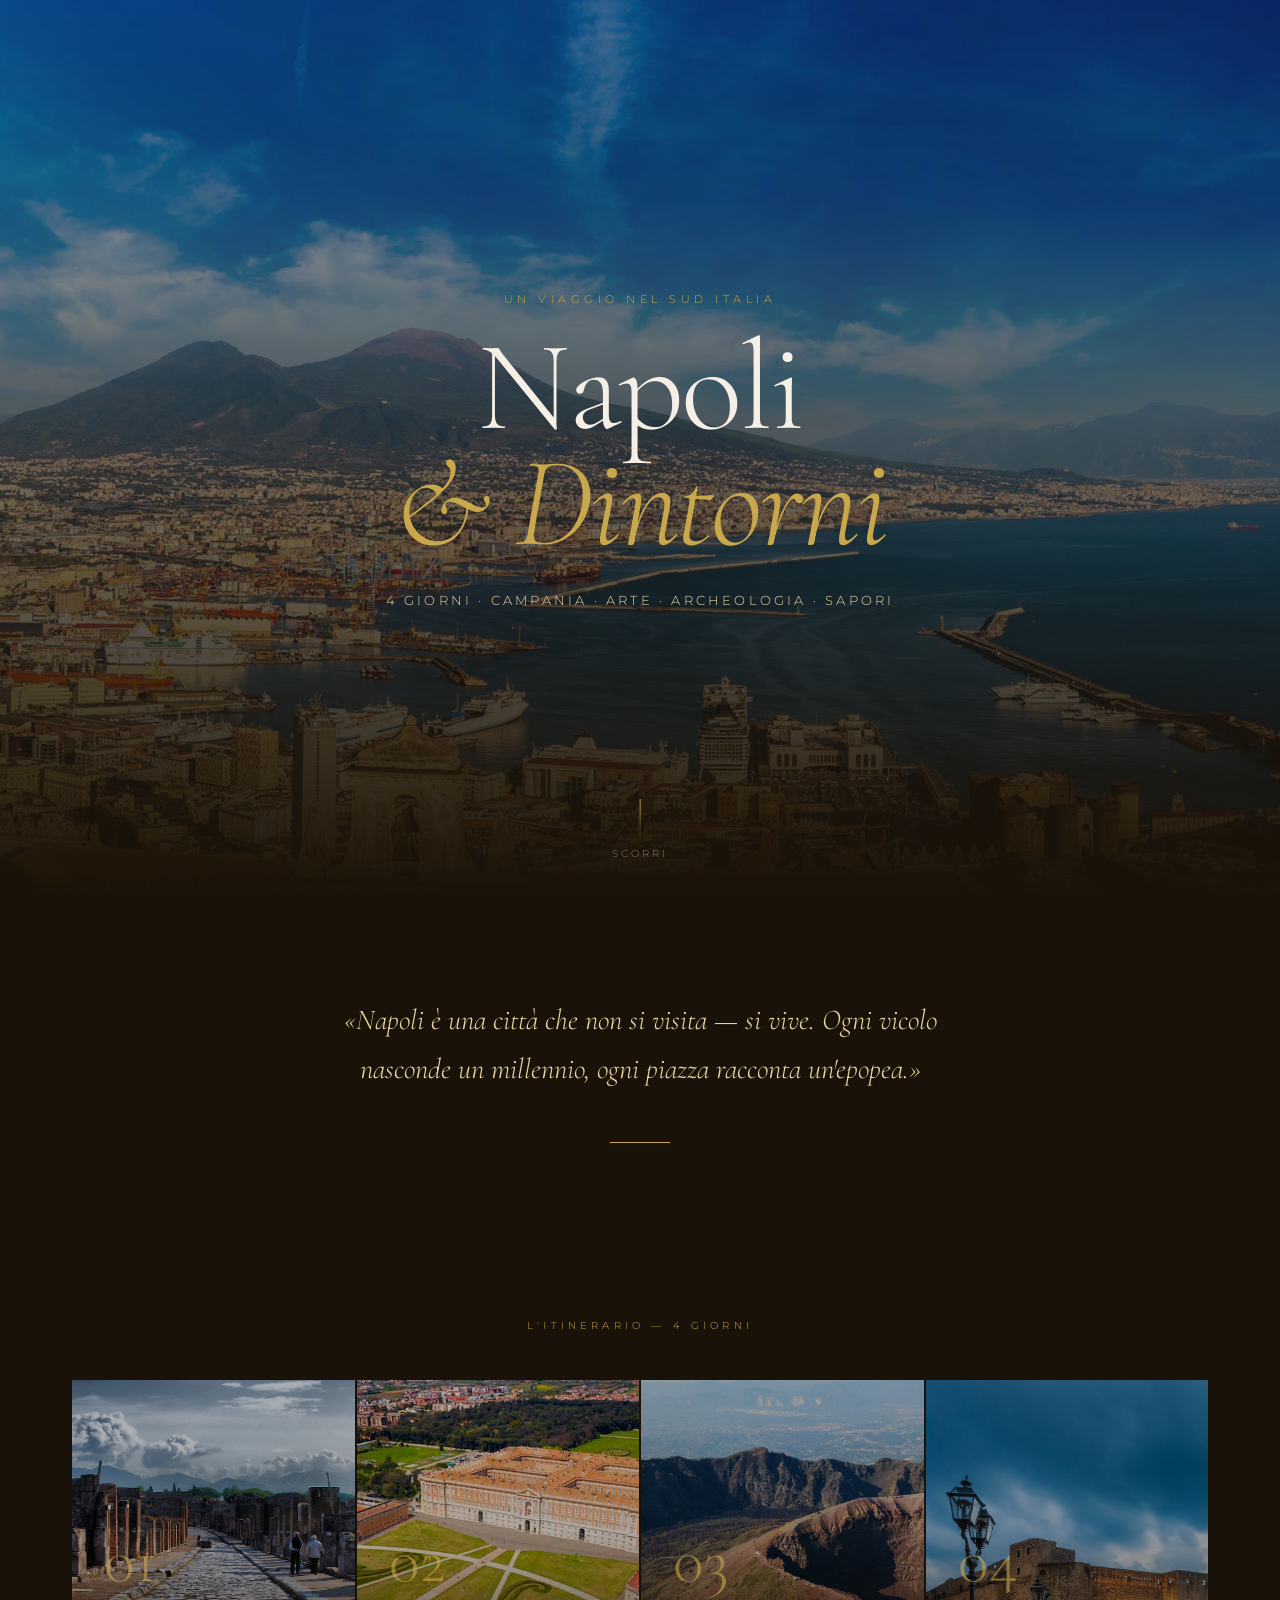
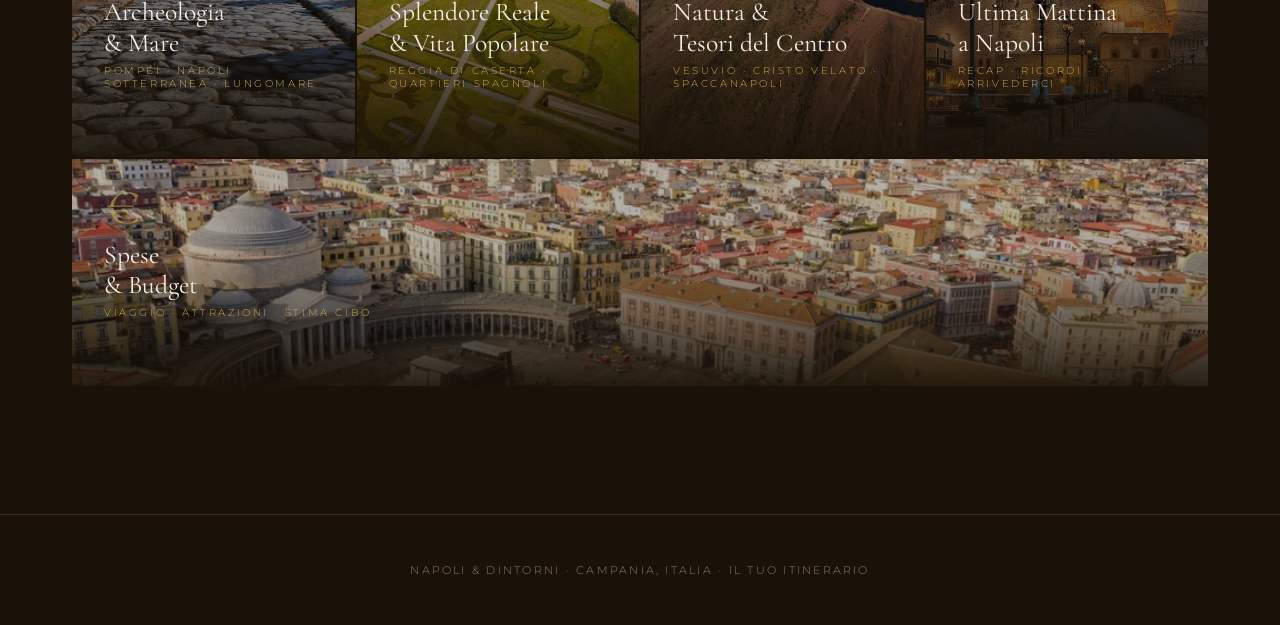
<file: files/index.html>
<!DOCTYPE html>
<html lang="it">
<head>
<meta charset="UTF-8">
<meta name="viewport" content="width=device-width, initial-scale=1.0">
<title>Napoli & Dintorni — Il Viaggio</title>
<link href="https://fonts.googleapis.com/css2?family=Cormorant+Garamond:ital,wght@0,300;0,400;0,600;1,300;1,400&family=Montserrat:wght@300;400;500;600&display=swap" rel="stylesheet">
<style>
  :root {
    --cream: #F5EFE6;
    --dark: #1A1208;
    --gold: #C9A84C;
    --rust: #B85C30;
    --warm-gray: #8A7D6B;
    --light-gold: #E8D5A3;
  }

  * { margin: 0; padding: 0; box-sizing: border-box; }

  body {
    background: var(--dark);
    color: var(--cream);
    font-family: 'Montserrat', sans-serif;
    font-weight: 300;
    overflow-x: hidden;
  }

  /* HERO */
  .hero {
    position: relative;
    height: 100vh;
    display: flex;
    align-items: center;
    justify-content: center;
    overflow: hidden;
  }

  .hero-bg {
    position: absolute;
    inset: 0;
    /*background: url('../Foto/Napoli%204.jpg') center/cover no-repeat;*/
    background: url('../Foto/NAPOLI.jpg') center/cover no-repeat;
    transform: scale(1.05);
    animation: zoomOut 8s ease-out forwards;
  }

  .hero-bg::after {
    content: '';
    position: absolute;
    inset: 0;
    background: linear-gradient(to bottom, rgba(26,18,8,0.3) 0%, rgba(26,18,8,0.65) 60%, rgba(26,18,8,1) 100%);
  }

  @keyframes zoomOut {
    from { transform: scale(1.05); }
    to   { transform: scale(1.0); }
  }

  .hero-content {
    position: relative;
    z-index: 2;
    text-align: center;
    padding: 0 2rem;
    animation: fadeUp 1.2s ease-out 0.4s both;
  }

  @keyframes fadeUp {
    from { opacity: 0; transform: translateY(40px); }
    to   { opacity: 1; transform: translateY(0); }
  }

  .eyebrow {
    font-family: 'Montserrat', sans-serif;
    font-size: 0.7rem;
    letter-spacing: 0.4em;
    color: var(--gold);
    text-transform: uppercase;
    margin-bottom: 1.5rem;
  }

  .hero h1 {
    font-family: 'Cormorant Garamond', serif;
    font-size: clamp(4rem, 10vw, 9rem);
    font-weight: 300;
    line-height: 0.9;
    letter-spacing: -0.02em;
    margin-bottom: 1rem;
  }

  .hero h1 em {
    font-style: italic;
    color: var(--gold);
  }

  .hero-subtitle {
    font-size: 0.8rem;
    letter-spacing: 0.25em;
    color: var(--light-gold);
    text-transform: uppercase;
    margin-top: 2rem;
  }

  .scroll-hint {
    position: absolute;
    bottom: 2.5rem;
    left: 50%;
    transform: translateX(-50%);
    z-index: 2;
    display: flex;
    flex-direction: column;
    align-items: center;
    gap: 0.5rem;
    color: var(--warm-gray);
    font-size: 0.65rem;
    letter-spacing: 0.3em;
    text-transform: uppercase;
    animation: bounce 2s infinite;
  }

  @keyframes bounce {
    0%, 100% { transform: translateX(-50%) translateY(0); }
    50%       { transform: translateX(-50%) translateY(8px); }
  }

  .scroll-hint::before {
    content: '';
    display: block;
    width: 1px;
    height: 40px;
    background: linear-gradient(to bottom, var(--gold), transparent);
  }

  /* INTRO */
  .intro {
    padding: 6rem 2rem;
    max-width: 700px;
    margin: 0 auto;
    text-align: center;
  }

  .intro p {
    font-family: 'Cormorant Garamond', serif;
    font-size: clamp(1.3rem, 2.5vw, 1.8rem);
    font-weight: 300;
    font-style: italic;
    line-height: 1.7;
    color: var(--light-gold);
  }

  .divider {
    width: 60px;
    height: 1px;
    background: var(--gold);
    margin: 3rem auto;
  }

  /* GIORNI GRID */
  .giorni-section {
    padding: 2rem 2rem 8rem;
    max-width: 1200px;
    margin: 0 auto;
  }

  .section-label {
    font-size: 0.65rem;
    letter-spacing: 0.4em;
    color: var(--gold);
    text-transform: uppercase;
    text-align: center;
    margin-bottom: 3rem;
  }

  .giorni-grid {
    display: grid;
    grid-template-columns: repeat(auto-fit, minmax(260px, 1fr));
    gap: 2px;
  }

  .giorno-card {
    position: relative;
    aspect-ratio: 3/4;
    overflow: hidden;
    cursor: pointer;
    text-decoration: none;
    display: block;
  }

  .giorno-card img {
    width: 100%;
    height: 100%;
    object-fit: cover;
    transition: transform 0.8s ease;
    filter: brightness(0.7);
  }

  .giorno-card:hover img {
    transform: scale(1.06);
    filter: brightness(0.5);
  }

  .giorno-card-overlay {
    position: absolute;
    inset: 0;
    background: linear-gradient(to top, rgba(26,18,8,0.9) 0%, transparent 60%);
    display: flex;
    flex-direction: column;
    justify-content: flex-end;
    padding: 2rem;
    transition: all 0.4s ease;
  }

  .giorno-num {
    font-family: 'Cormorant Garamond', serif;
    font-size: 4rem;
    font-weight: 300;
    color: var(--gold);
    line-height: 1;
    opacity: 0.6;
  }

  .giorno-title {
    font-family: 'Cormorant Garamond', serif;
    font-size: 1.6rem;
    font-weight: 400;
    color: var(--cream);
    line-height: 1.2;
    margin: 0.3rem 0;
  }

  .giorno-theme {
    font-size: 0.65rem;
    letter-spacing: 0.25em;
    text-transform: uppercase;
    color: var(--gold);
  }

  .giorno-cta {
    display: inline-flex;
    align-items: center;
    gap: 0.5rem;
    margin-top: 1rem;
    font-size: 0.7rem;
    letter-spacing: 0.2em;
    text-transform: uppercase;
    color: var(--cream);
    opacity: 0;
    transform: translateY(10px);
    transition: all 0.4s ease;
  }

  .giorno-cta::after {
    content: '→';
    font-size: 1rem;
  }

  .giorno-card:hover .giorno-cta {
    opacity: 1;
    transform: translateY(0);
  }

  /* Card a tutta larghezza sotto le 4 giornate: rapporto orizzontale (4/3 su tutta la griglia = altezza enorme) */
  .giorno-card--fullrow {
    grid-column: 1 / -1;
    aspect-ratio: 5 / 1;
  }

  /* FOOTER */
  footer {
    border-top: 1px solid rgba(201,168,76,0.2);
    padding: 3rem 2rem;
    text-align: center;
    color: var(--warm-gray);
    font-size: 0.7rem;
    letter-spacing: 0.2em;
    text-transform: uppercase;
  }

  @media (max-width: 600px) {
    .giorni-grid { grid-template-columns: 1fr 1fr; gap: 1px; }
    .giorno-card { aspect-ratio: 2/3; }
    .giorno-card.giorno-card--fullrow { aspect-ratio: 3 / 1; }
    .giorno-num  { font-size: 2.5rem; }
    .giorno-title { font-size: 1.2rem; }
  }
</style>
</head>
<body>

<section class="hero">
  <div class="hero-bg"></div>
  <div class="hero-content">
    <p class="eyebrow">Un viaggio nel Sud Italia</p>
    <h1>Napoli<br><em>&amp; Dintorni</em></h1>
    <p class="hero-subtitle">4 giorni · Campania · Arte · Archeologia · Sapori</p>
  </div>
  <div class="scroll-hint">Scorri</div>
</section>

<section class="intro">
  <p>«Napoli è una città che non si visita — si vive. Ogni vicolo nasconde un millennio, ogni piazza racconta un'epopea.»</p>
  <div class="divider"></div>
</section>

<section class="giorni-section">
  <p class="section-label">L'Itinerario — 4 Giorni</p>
  <div class="giorni-grid">

    <a class="giorno-card" href="giorno1.html">
      <img src="../Foto/Pompei1.jpg" alt="Pompei scavi" loading="lazy">
      <div class="giorno-card-overlay">
        <span class="giorno-num">01</span>
        <h2 class="giorno-title">Archeologia<br>&amp; Mare</h2>
        <span class="giorno-theme">Pompei · Napoli Sotterranea · Lungomare</span>
        <span class="giorno-cta">Scopri il giorno</span>
      </div>
    </a>

    <a class="giorno-card" href="giorno2.html">
      <img src="../Foto/Reggia%20di%20Caserta%201.jpg" alt="Reggia di Caserta" loading="lazy">
      <div class="giorno-card-overlay">
        <span class="giorno-num">02</span>
        <h2 class="giorno-title">Splendore Reale<br>&amp; Vita Popolare</h2>
        <span class="giorno-theme">Reggia di Caserta · Quartieri Spagnoli</span>
        <span class="giorno-cta">Scopri il giorno</span>
      </div>
    </a>

    <a class="giorno-card" href="giorno3.html">
      <img src="../Foto/Vesuvio%201.jpg" alt="Vesuvio" loading="lazy">
      <div class="giorno-card-overlay">
        <span class="giorno-num">03</span>
        <h2 class="giorno-title">Natura &amp;<br>Tesori del Centro</h2>
        <span class="giorno-theme">Vesuvio · Cristo Velato · Spaccanapoli</span>
        <span class="giorno-cta">Scopri il giorno</span>
      </div>
    </a>

    <a class="giorno-card" href="giorno4.html">
      <img src="../Foto/Castel%20DellOvo.jpg" alt="Napoli panorama" loading="lazy">
      <div class="giorno-card-overlay">
        <span class="giorno-num">04</span>
        <h2 class="giorno-title">Ultima Mattina<br>a Napoli</h2>
        <span class="giorno-theme">Recap · Ricordi · Arrivederci</span>
        <span class="giorno-cta">Scopri il giorno</span>
      </div>
    </a>

    <a class="giorno-card giorno-card--fullrow" href="spese.html">
      <img src="../Foto/Napoli%204.jpg" alt="Riepilogo spese viaggio" loading="lazy">
      <div class="giorno-card-overlay">
        <span class="giorno-num">€</span>
        <h2 class="giorno-title">Spese<br>&amp; Budget</h2>
        <span class="giorno-theme">Viaggio · Attrazioni · Stima cibo</span>
        <span class="giorno-cta">Apri riepilogo</span>
      </div>
    </a>

  </div>
</section>

<footer>
  <p>Napoli &amp; Dintorni · Campania, Italia · Il tuo Itinerario</p>
</footer>

</body>
</html>
</file>
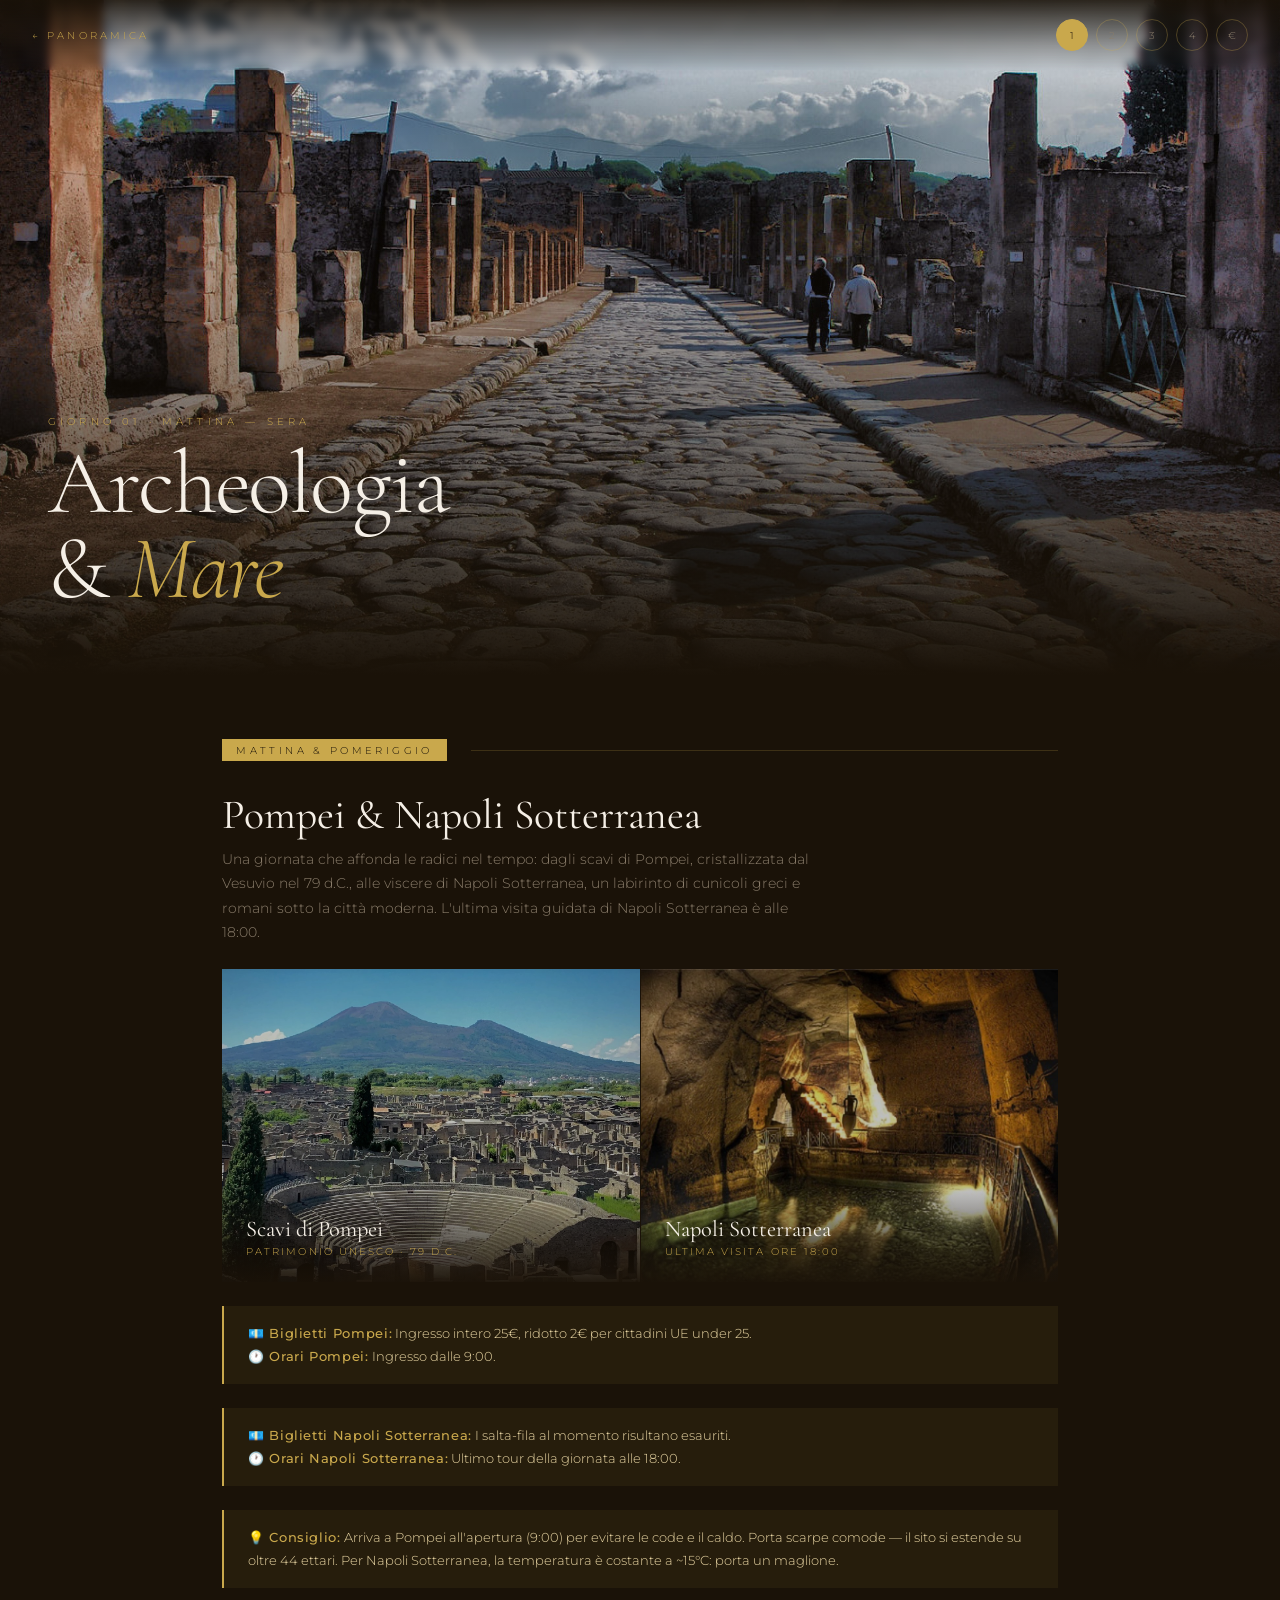
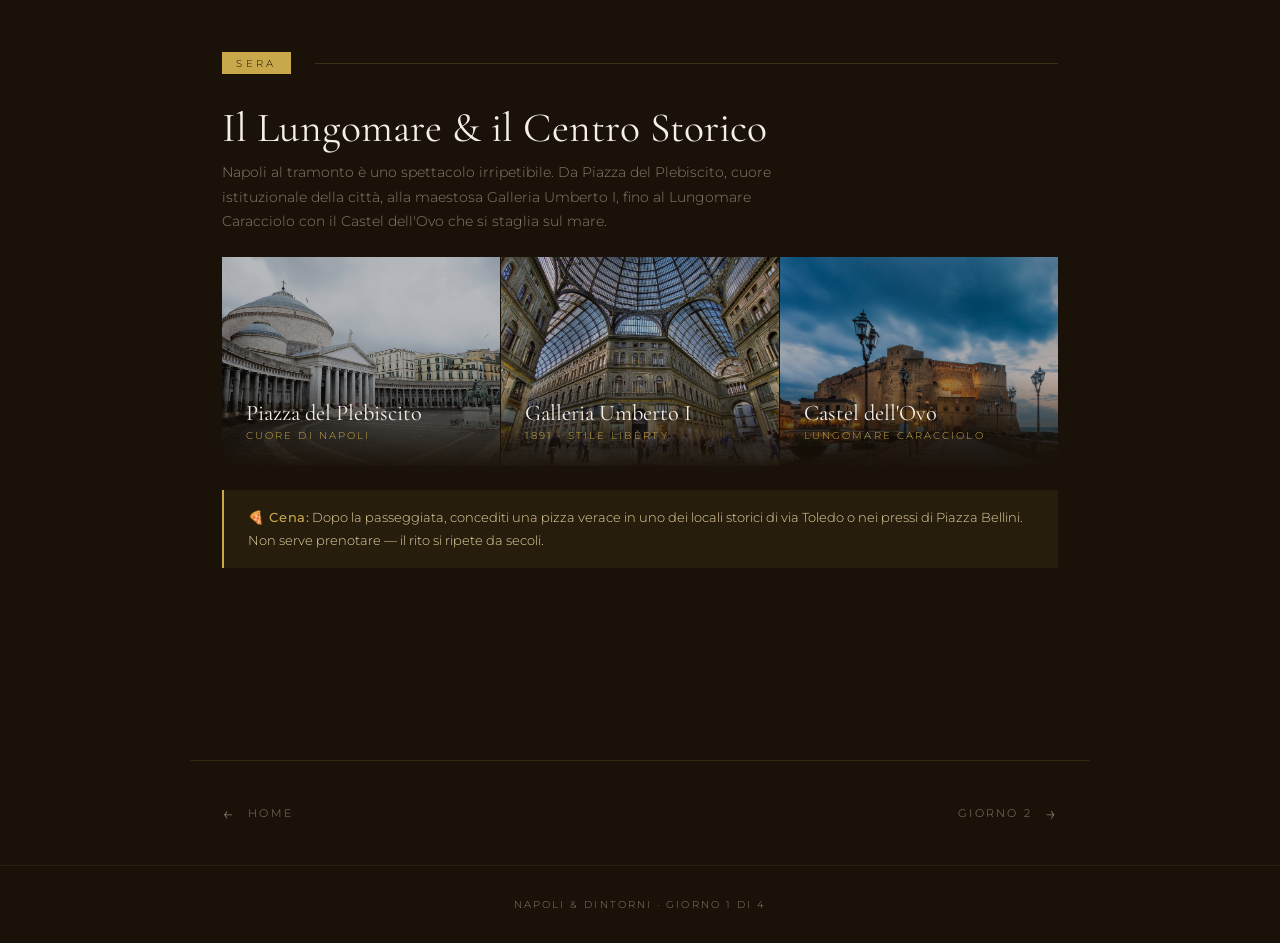
<file: files/giorno1.html>
<!DOCTYPE html>
<html lang="it">
<head>
<meta charset="UTF-8">
<meta name="viewport" content="width=device-width, initial-scale=1.0">
<title>Giorno 1 — Archeologia &amp; Mare · Napoli</title>
<link href="https://fonts.googleapis.com/css2?family=Cormorant+Garamond:ital,wght@0,300;0,400;0,600;1,300;1,400&family=Montserrat:wght@300;400;500;600&display=swap" rel="stylesheet">
<link rel="stylesheet" href="shared.css">
</head>
<body>

<nav class="top-nav">
  <a href="index.html" class="nav-home">← Panoramica</a>
  <div class="nav-days">
    <a href="giorno1.html" class="active">1</a>
    <a href="giorno2.html">2</a>
    <a href="giorno3.html">3</a>
    <a href="giorno4.html">4</a>
    <a href="spese.html">€</a>
  </div>
</nav>

<section class="page-hero">
  <div class="page-hero-bg" style="background-image: url('../Foto/Pompei1.jpg');"></div>
  <div class="page-hero-content">
    <span class="day-eyebrow">Giorno 01 · Mattina — Sera</span>
    <h1>Archeologia<br>&amp; <em>Mare</em></h1>
  </div>
</section>

<main class="day-content">

  <!-- MATTINA E POMERIGGIO -->
  <section class="fascia">
    <div class="fascia-header">
      <span class="fascia-tag">Mattina &amp; Pomeriggio</span>
      <hr>
    </div>

    <h2>Pompei &amp; Napoli Sotterranea</h2>
    <p class="fascia-desc">
      Una giornata che affonda le radici nel tempo: dagli scavi di Pompei, cristallizzata dal Vesuvio nel 79 d.C., alle viscere di Napoli Sotterranea, un labirinto di cunicoli greci e romani sotto la città moderna. L'ultima visita guidata di Napoli Sotterranea è alle 18:00.
    </p>

    <div class="locations">
      <div class="loc-card">
        <img src="../Foto/Pompei2.jpg" alt="Scavi di Pompei" loading="lazy">
        <div class="loc-card-info">
          <span class="loc-name">Scavi di Pompei</span>
          <span class="loc-detail">Patrimonio UNESCO · 79 d.C.</span>
        </div>
      </div>
      <div class="loc-card">
        <img src="../Foto/Napoli%20sotterranea1.jpg" alt="Napoli Sotterranea" loading="lazy">
        <div class="loc-card-info">
          <span class="loc-name">Napoli Sotterranea</span>
          <span class="loc-detail">Ultima visita ore 18:00</span>
        </div>
      </div>
    </div>

    <div class="info-box">
      <strong>💶 Biglietti Pompei:</strong> Ingresso intero 25€, ridotto 2€ per cittadini UE under 25.<br>
      <strong>🕐 Orari Pompei:</strong> Ingresso dalle 9:00.
    </div>

    <div class="info-box">
      <strong>💶 Biglietti Napoli Sotterranea:</strong> I salta-fila al momento risultano esauriti.<br>
      <strong>🕐 Orari Napoli Sotterranea:</strong> Ultimo tour della giornata alle 18:00.
    </div>

    <div class="info-box">
      <strong>💡 Consiglio:</strong> Arriva a Pompei all'apertura (9:00) per evitare le code e il caldo. Porta scarpe comode — il sito si estende su oltre 44 ettari. Per Napoli Sotterranea, la temperatura è costante a ~15°C: porta un maglione.
    </div>
  </section>

  <!-- SERA -->
  <section class="fascia">
    <div class="fascia-header">
      <span class="fascia-tag">Sera</span>
      <hr>
    </div>

    <h2>Il Lungomare &amp; il Centro Storico</h2>
    <p class="fascia-desc">
      Napoli al tramonto è uno spettacolo irripetibile. Da Piazza del Plebiscito, cuore istituzionale della città, alla maestosa Galleria Umberto I, fino al Lungomare Caracciolo con il Castel dell'Ovo che si staglia sul mare.
    </p>

    <div class="locations">
      <div class="loc-card">
        <img src="../Foto/Piazza%20plebiscito.jpg" alt="Piazza del Plebiscito" loading="lazy">
        <div class="loc-card-info">
          <span class="loc-name">Piazza del Plebiscito</span>
          <span class="loc-detail">Cuore di Napoli</span>
        </div>
      </div>
      <div class="loc-card">
        <img src="../Foto/Galleria%20Umberto%20I.jpg" alt="Galleria Umberto I" loading="lazy">
        <div class="loc-card-info">
          <span class="loc-name">Galleria Umberto I</span>
          <span class="loc-detail">1891 · Stile Liberty</span>
        </div>
      </div>
      <div class="loc-card">
        <img src="../Foto/Castel%20DellOvo.jpg" alt="Castel dell'Ovo" loading="lazy">
        <div class="loc-card-info">
          <span class="loc-name">Castel dell'Ovo</span>
          <span class="loc-detail">Lungomare Caracciolo</span>
        </div>
      </div>
    </div>

    <div class="info-box">
      <strong>🍕 Cena:</strong> Dopo la passeggiata, concediti una pizza verace in uno dei locali storici di via Toledo o nei pressi di Piazza Bellini. Non serve prenotare — il rito si ripete da secoli.
    </div>
  </section>

</main>

<div class="bottom-nav">
  <a href="index.html" class="prev">Home</a>
  <a href="giorno2.html" class="next">Giorno 2</a>
</div>

<footer>
  <p>Napoli &amp; Dintorni · Giorno 1 di 4</p>
</footer>

</body>
</html>
</file>
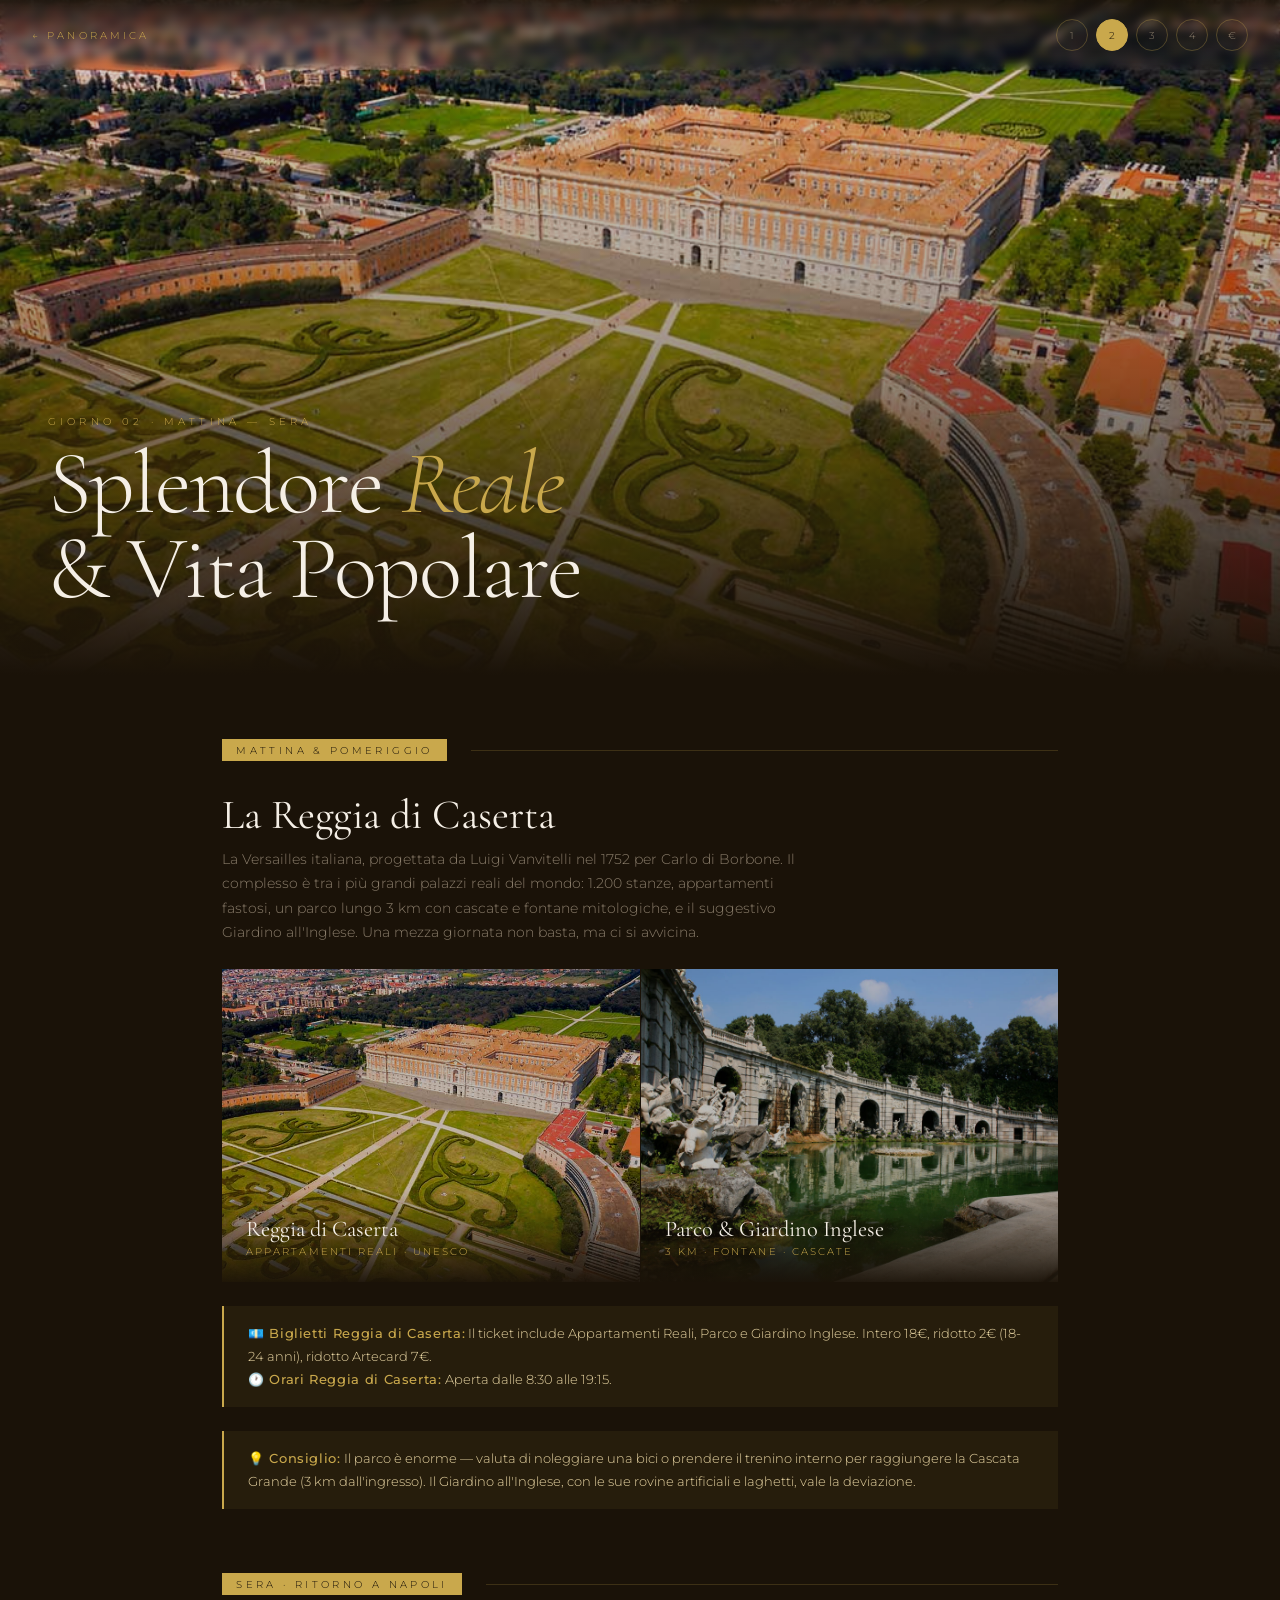
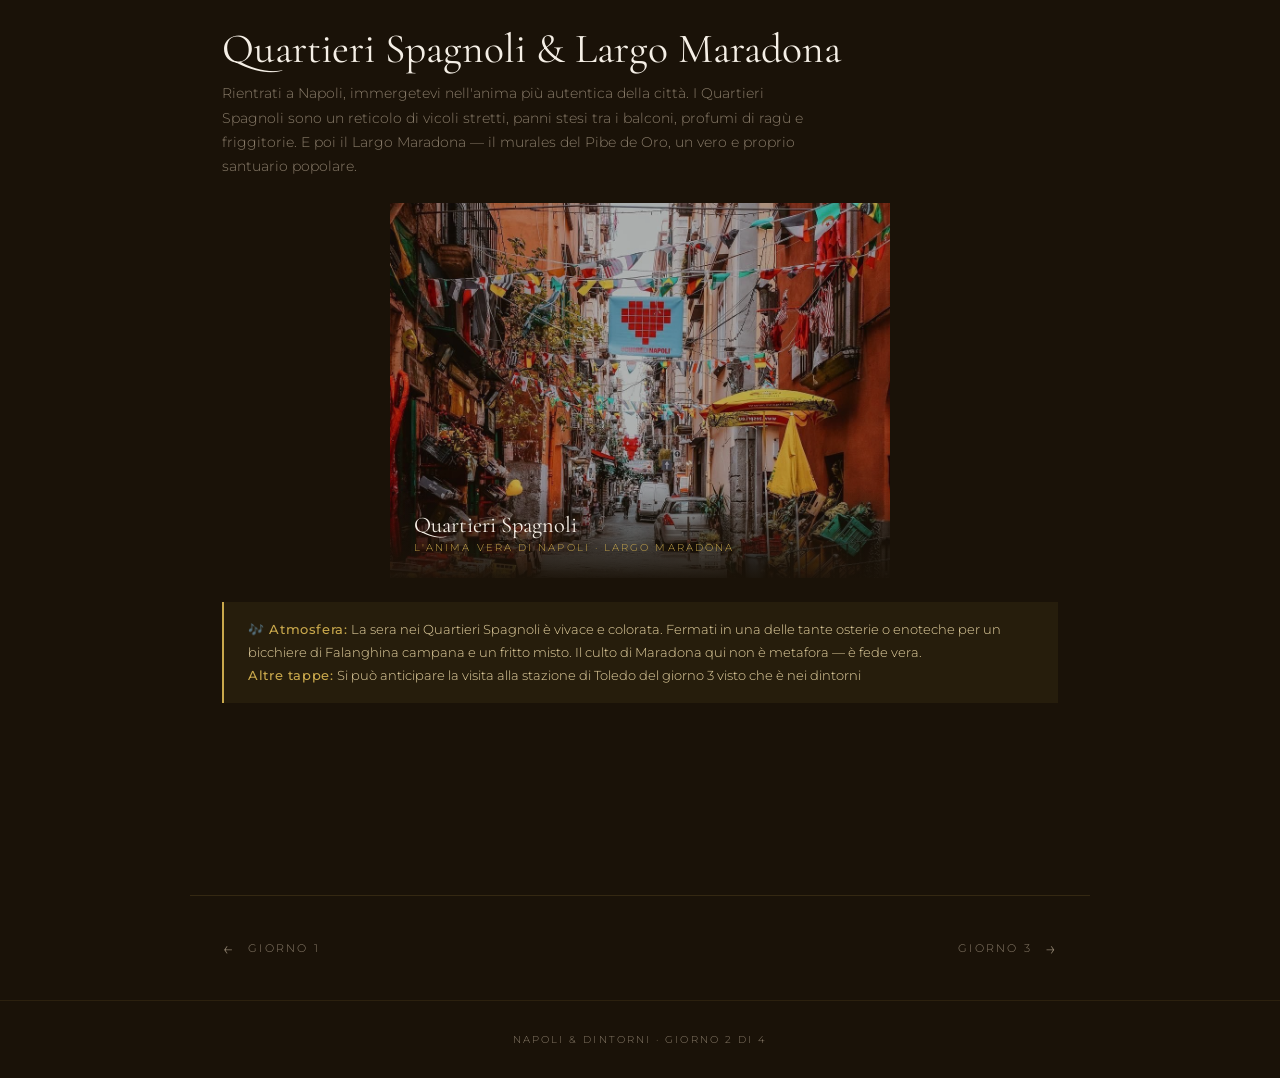
<file: files/giorno2.html>
<!DOCTYPE html>
<html lang="it">
<head>
<meta charset="UTF-8">
<meta name="viewport" content="width=device-width, initial-scale=1.0">
<title>Giorno 2 — Splendore Reale &amp; Vita Popolare · Napoli</title>
<link href="https://fonts.googleapis.com/css2?family=Cormorant+Garamond:ital,wght@0,300;0,400;0,600;1,300;1,400&family=Montserrat:wght@300;400;500;600&display=swap" rel="stylesheet">
<link rel="stylesheet" href="shared.css">
</head>
<body>

<nav class="top-nav">
  <a href="index.html" class="nav-home">← Panoramica</a>
  <div class="nav-days">
    <a href="giorno1.html">1</a>
    <a href="giorno2.html" class="active">2</a>
    <a href="giorno3.html">3</a>
    <a href="giorno4.html">4</a>
    <a href="spese.html">€</a>
  </div>
</nav>

<section class="page-hero">
  <div class="page-hero-bg" style="background-image: url('../Foto/Reggia%20di%20Caserta%201.jpg');"></div>
  <div class="page-hero-content">
    <span class="day-eyebrow">Giorno 02 · Mattina — Sera</span>
    <h1>Splendore <em>Reale</em><br>&amp; Vita Popolare</h1>
  </div>
</section>

<main class="day-content">

  <!-- MATTINA E POMERIGGIO -->
  <section class="fascia">
    <div class="fascia-header">
      <span class="fascia-tag">Mattina &amp; Pomeriggio</span>
      <hr>
    </div>

    <h2>La Reggia di Caserta</h2>
    <p class="fascia-desc">
      La Versailles italiana, progettata da Luigi Vanvitelli nel 1752 per Carlo di Borbone. Il complesso è tra i più grandi palazzi reali del mondo: 1.200 stanze, appartamenti fastosi, un parco lungo 3 km con cascate e fontane mitologiche, e il suggestivo Giardino all'Inglese. Una mezza giornata non basta, ma ci si avvicina.
    </p>

    <div class="locations">
      <div class="loc-card">
        <img src="../Foto/Reggia%20di%20Caserta%201.jpg" alt="Reggia di Caserta" loading="lazy">
        <div class="loc-card-info">
          <span class="loc-name">Reggia di Caserta</span>
          <span class="loc-detail">Appartamenti Reali · UNESCO</span>
        </div>
      </div>
      <div class="loc-card">
        <img src="../Foto/Reggia%20di%20Caserta%202.jpg" alt="Parco e giardini della Reggia" loading="lazy">
        <div class="loc-card-info">
          <span class="loc-name">Parco &amp; Giardino Inglese</span>
          <span class="loc-detail">3 km · Fontane · Cascate</span>
        </div>
      </div>
    </div>

    <div class="info-box">
      <strong>💶 Biglietti Reggia di Caserta:</strong> Il ticket include Appartamenti Reali, Parco e Giardino Inglese. Intero 18€, ridotto 2€ (18-24 anni), ridotto Artecard 7€.<br>
      <strong>🕐 Orari Reggia di Caserta:</strong> Aperta dalle 8:30 alle 19:15.
    </div>

    <div class="info-box">
      <strong>💡 Consiglio:</strong> Il parco è enorme — valuta di noleggiare una bici o prendere il trenino interno per raggiungere la Cascata Grande (3 km dall'ingresso). Il Giardino all'Inglese, con le sue rovine artificiali e laghetti, vale la deviazione.
    </div>
  </section>

  <!-- SERA -->
  <section class="fascia">
    <div class="fascia-header">
      <span class="fascia-tag">Sera · Ritorno a Napoli</span>
      <hr>
    </div>

    <h2>Quartieri Spagnoli &amp; Largo Maradona</h2>
    <p class="fascia-desc">
      Rientrati a Napoli, immergetevi nell'anima più autentica della città. I Quartieri Spagnoli sono un reticolo di vicoli stretti, panni stesi tra i balconi, profumi di ragù e friggitorie. E poi il Largo Maradona — il murales del Pibe de Oro, un vero e proprio santuario popolare.
    </p>

    <div class="locations">
      <div class="loc-card" style="max-width: 500px; margin: 0 auto;">
        <img src="../Foto/Quartieri%20spagnoli.jpg" alt="Quartieri Spagnoli" loading="lazy">
        <div class="loc-card-info">
          <span class="loc-name">Quartieri Spagnoli</span>
          <span class="loc-detail">L'anima vera di Napoli · Largo Maradona</span>
        </div>
      </div>
    </div>

    <div class="info-box">
      <strong>🎶 Atmosfera:</strong> La sera nei Quartieri Spagnoli è vivace e colorata. Fermati in una delle tante osterie o enoteche per un bicchiere di Falanghina campana e un fritto misto. Il culto di Maradona qui non è metafora — è fede vera.<br>
      <strong>Altre tappe:</strong> Si può anticipare la visita alla stazione di Toledo del giorno 3 visto che è nei dintorni
  </section>

</main>

<div class="bottom-nav">
  <a href="giorno1.html" class="prev">Giorno 1</a>
  <a href="giorno3.html" class="next">Giorno 3</a>
</div>

<footer>
  <p>Napoli &amp; Dintorni · Giorno 2 di 4</p>
</footer>

</body>
</html>
</file>
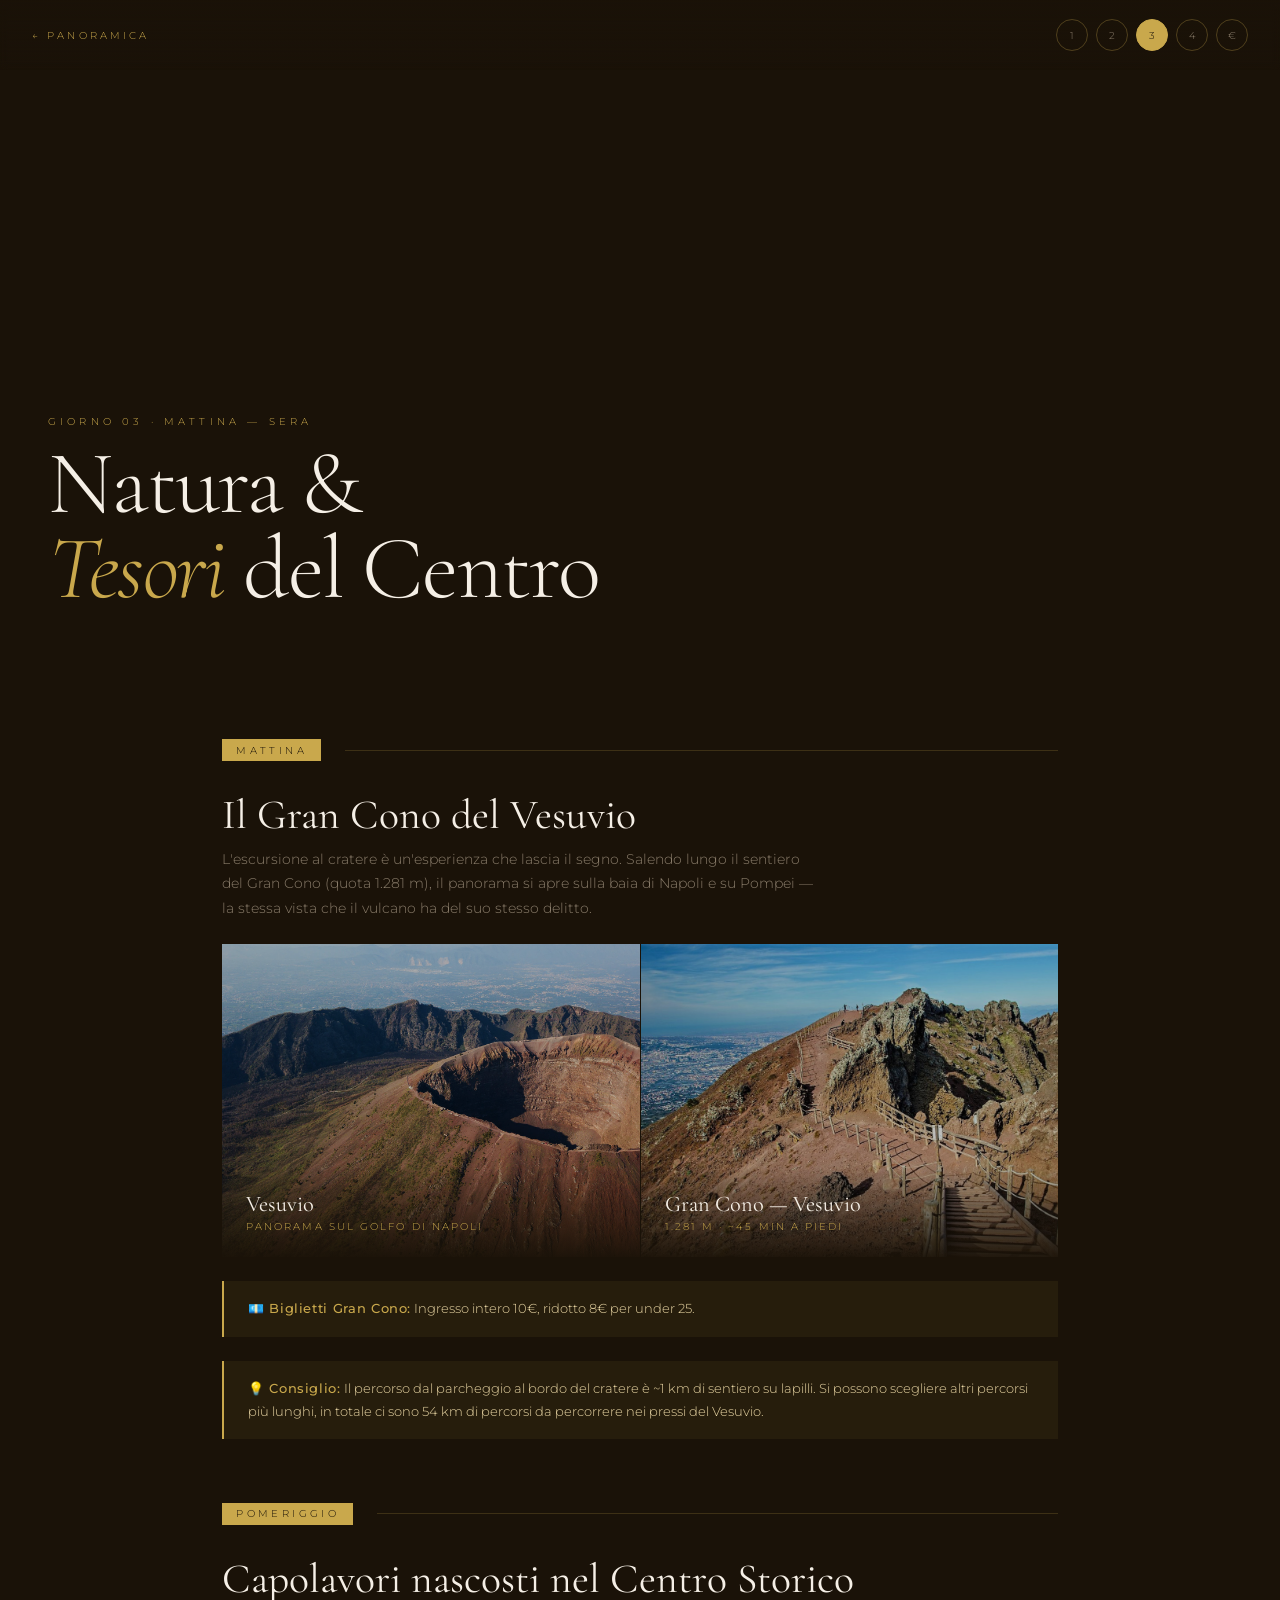
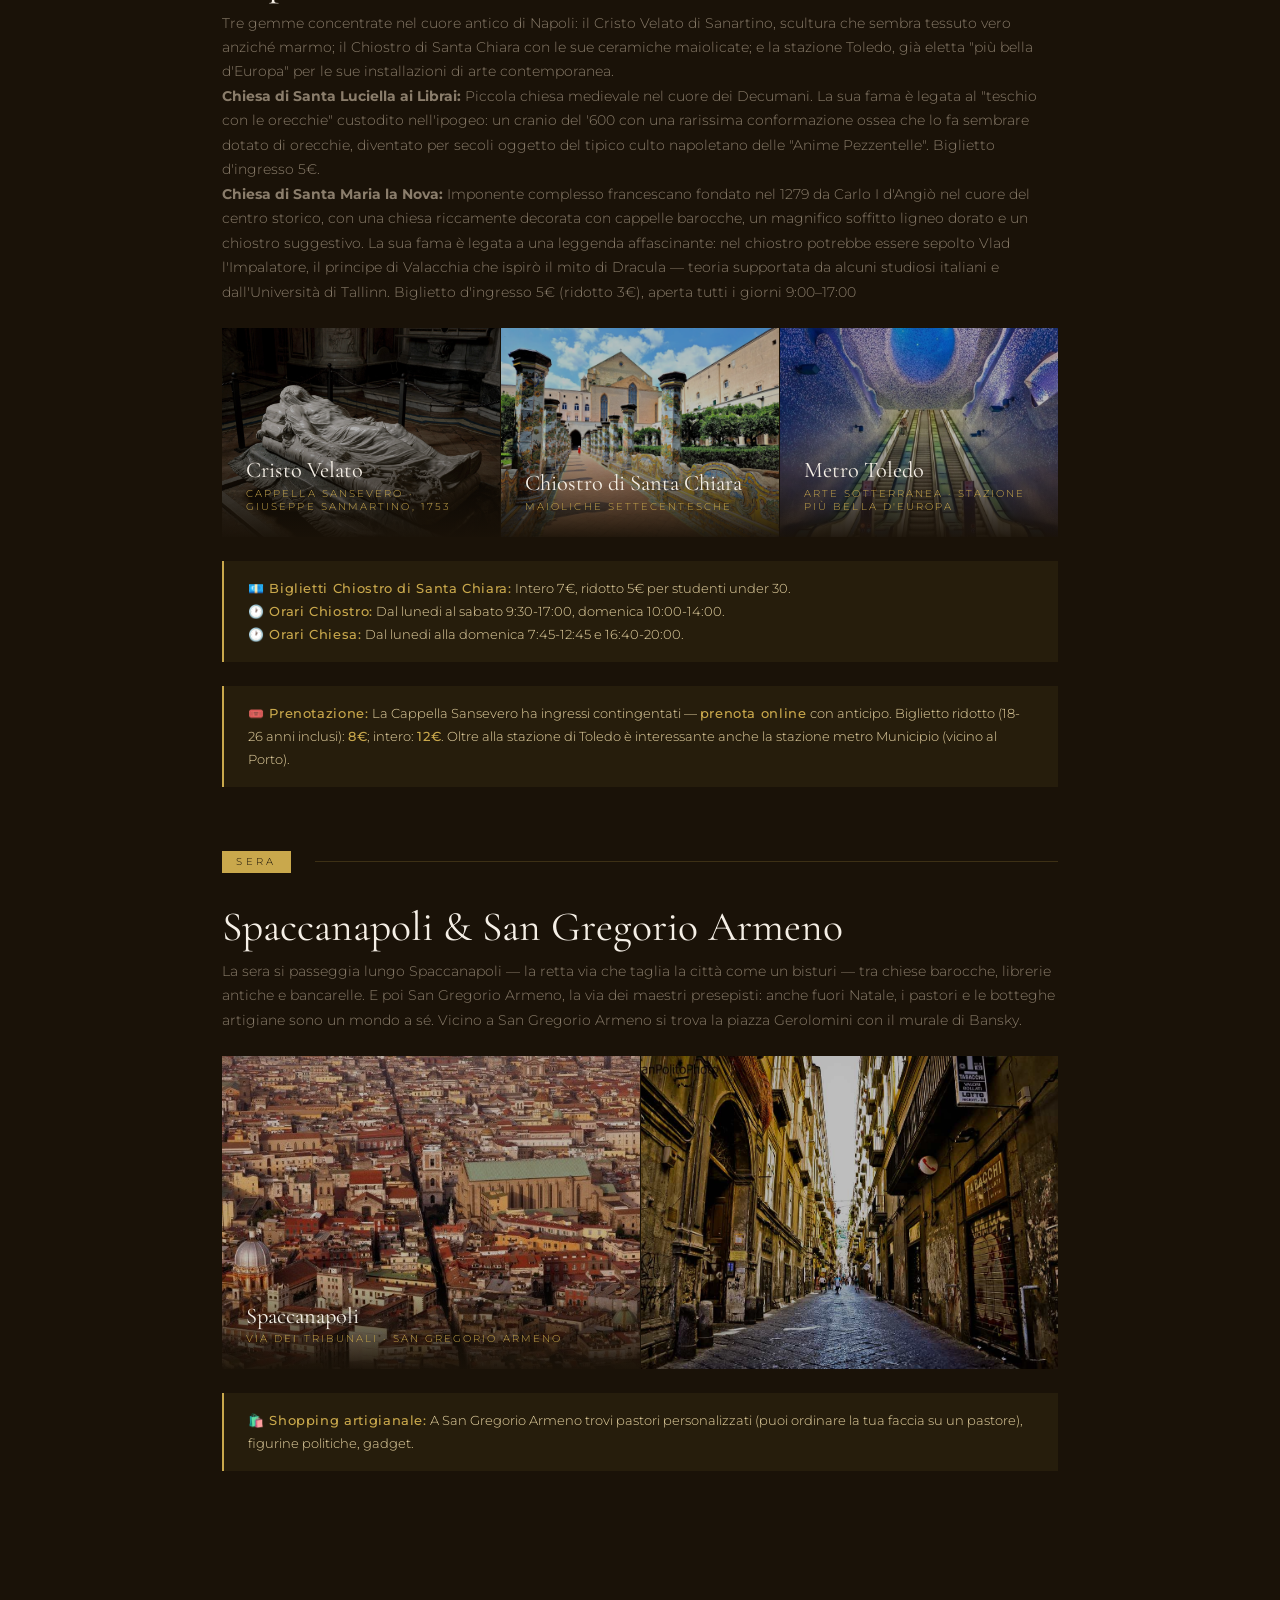
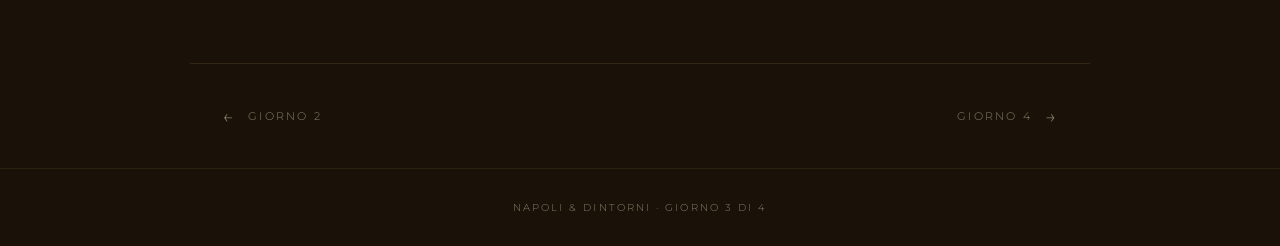
<file: files/giorno3.html>
<!DOCTYPE html>
<html lang="it">
<head>
<meta charset="UTF-8">
<meta name="viewport" content="width=device-width, initial-scale=1.0">
<title>Giorno 3 — Natura &amp; Tesori del Centro · Napoli</title>
<link href="https://fonts.googleapis.com/css2?family=Cormorant+Garamond:ital,wght@0,300;0,400;0,600;1,300;1,400&family=Montserrat:wght@300;400;500;600&display=swap" rel="stylesheet">
<link rel="stylesheet" href="shared.css">
<style>
  .page-hero.has-video {
    position: relative;
  }

  .hero-full-video {
    position: absolute;
    inset: 0;
    z-index: 0;
    width: 100%;
    height: 100%;
    object-fit: cover;
    filter: brightness(1.5);
    transform: scale(1.03);
  }

  .page-hero.has-video::after {
    content: '';
    position: absolute;
    inset: 0;
    z-index: 1;
    background: linear-gradient(to top, rgba(26,18,8,0.85) 0%, rgba(26,18,8,0.25) 50%, rgba(26,18,8,0.08) 100%);
  }

  .page-hero.has-video .page-hero-content {
    z-index: 2;
  }
</style>
</head>
<body>

<nav class="top-nav">
  <a href="index.html" class="nav-home">← Panoramica</a>
  <div class="nav-days">
    <a href="giorno1.html">1</a>
    <a href="giorno2.html">2</a>
    <a href="giorno3.html" class="active">3</a>
    <a href="giorno4.html">4</a>
    <a href="spese.html">€</a>
  </div>
</nav>

<section class="page-hero has-video">
  <video class="hero-full-video" autoplay muted loop playsinline>
    <source src="../Foto/Cristo%20Velato%20vid.mp4" type="video/mp4">
  </video>
  <div class="page-hero-content">
    <span class="day-eyebrow">Giorno 03 · Mattina — Sera</span>
    <h1>Natura &amp;<br><em>Tesori</em> del Centro</h1>
  </div>
</section>

<main class="day-content">

  <!-- MATTINA -->
  <section class="fascia">
    <div class="fascia-header">
      <span class="fascia-tag">Mattina</span>
      <hr>
    </div>

    <h2>Il Gran Cono del Vesuvio</h2>
    <p class="fascia-desc">
      L'escursione al cratere è un'esperienza che lascia il segno. Salendo lungo il sentiero del Gran Cono (quota 1.281 m), il panorama si apre sulla baia di Napoli e su Pompei — la stessa vista che il vulcano ha del suo stesso delitto.
    </p>

    <div class="locations">
      <div class="loc-card">
        <img src="../Foto/Vesuvio%201.jpg" alt="Vesuvio panorama" loading="lazy">
        <div class="loc-card-info">
          <span class="loc-name">Vesuvio</span>
          <span class="loc-detail">Panorama sul Golfo di Napoli</span>
        </div>
      </div>
      <div class="loc-card">
        <img src="../Foto/Vesuvio%202.jpg" alt="Vesuvio Gran Cono" loading="lazy">
        <div class="loc-card-info">
          <span class="loc-name">Gran Cono — Vesuvio</span>
          <span class="loc-detail">1.281 m · ~45 min a piedi</span>
        </div>
      </div>
    </div>

    <div class="info-box">
      <strong>💶 Biglietti Gran Cono:</strong> Ingresso intero 10€, ridotto 8€ per under 25.
    </div>

    <div class="info-box">
      <strong>💡 Consiglio:</strong> Il percorso dal parcheggio al bordo del cratere è ~1 km di sentiero su lapilli. Si possono scegliere altri percorsi più lunghi, in totale ci sono 54 km di percorsi da percorrere nei pressi del Vesuvio.
    </div>
  </section>

  <!-- POMERIGGIO -->
  <section class="fascia">
    <div class="fascia-header">
      <span class="fascia-tag">Pomeriggio</span>
      <hr>
    </div>

    <h2>Capolavori nascosti nel Centro Storico</h2>
    <p class="fascia-desc fascia-desc-wide">
      Tre gemme concentrate nel cuore antico di Napoli: il Cristo Velato di Sanartino, scultura che sembra tessuto vero anziché marmo; il Chiostro di Santa Chiara con le sue ceramiche maiolicate; e la stazione Toledo, già eletta "più bella d'Europa" per le sue installazioni di arte contemporanea. <br>
      <strong>Chiesa di Santa Luciella ai Librai: </strong>  Piccola chiesa medievale nel cuore dei Decumani. La sua fama è legata al "teschio con le orecchie" custodito nell'ipogeo: un cranio del '600 con una rarissima conformazione ossea che lo fa sembrare dotato di orecchie, diventato per secoli oggetto del tipico culto napoletano delle "Anime Pezzentelle". Biglietto d'ingresso 5€.
      <br> <strong>Chiesa di Santa Maria la Nova: </strong>  Imponente complesso francescano fondato nel 1279 da Carlo I d'Angiò nel cuore del centro storico, con una chiesa riccamente decorata con cappelle barocche, un magnifico soffitto ligneo dorato e un chiostro suggestivo. La sua fama è legata a una leggenda affascinante: nel chiostro potrebbe essere sepolto Vlad l'Impalatore, il principe di Valacchia che ispirò il mito di Dracula — teoria supportata da alcuni studiosi italiani e dall'Università di Tallinn. Biglietto d'ingresso 5€ (ridotto 3€), aperta tutti i giorni 9:00–17:00 
    
    </p>

    <div class="locations">
      <div class="loc-card">
        <img src="../Foto/Cristo%20velato.jpeg" alt="Cristo Velato Cappella Sansevero" loading="lazy">
        <div class="loc-card-info">
          <span class="loc-name">Cristo Velato</span>
          <span class="loc-detail">Cappella Sansevero · Giuseppe Sanmartino, 1753</span>
        </div>
      </div>
      <div class="loc-card">
        <img src="../Foto/Chiostro%20santa%20chiara.webp" alt="Chiostro Santa Chiara" loading="lazy">
        <div class="loc-card-info">
          <span class="loc-name">Chiostro di Santa Chiara</span>
          <span class="loc-detail">Maioliche settecentesche</span>
        </div>
      </div>
      <div class="loc-card">
        <img src="../Foto/Stazione%20di%20Toledo.jpeg" alt="Stazione Toledo" loading="lazy">
        <div class="loc-card-info">
          <span class="loc-name">Metro Toledo</span>
          <span class="loc-detail">Arte sotterranea · Stazione più bella d'Europa</span>
        </div>
      </div>
    </div>

    <div class="info-box">
      <strong>💶 Biglietti Chiostro di Santa Chiara:</strong> Intero 7€, ridotto 5€ per studenti under 30.<br>
      <strong>🕐 Orari Chiostro:</strong> Dal lunedi al sabato 9:30-17:00, domenica 10:00-14:00.<br>
      <strong>🕐 Orari Chiesa:</strong> Dal lunedi alla domenica 7:45-12:45 e 16:40-20:00.
    </div>

    <div class="info-box">
      <strong>🎟️ Prenotazione:</strong> La Cappella Sansevero ha ingressi contingentati — <strong>prenota online</strong> con anticipo. Biglietto ridotto (18-26 anni inclusi): <strong>8€</strong>; intero: <strong>12€</strong>. Oltre alla stazione di Toledo è interessante anche la stazione metro Municipio (vicino al Porto). </div>
  </section>

  <!-- SERA -->
  <section class="fascia">
    <div class="fascia-header">
      <span class="fascia-tag">Sera</span>
      <hr>
    </div>

    <h2>Spaccanapoli &amp; San Gregorio Armeno</h2>
    <p class="fascia-desc fascia-desc-wide">
      La sera si passeggia lungo Spaccanapoli — la retta via che taglia la città come un bisturi — tra chiese barocche, librerie antiche e bancarelle. E poi San Gregorio Armeno, la via dei maestri presepisti: anche fuori Natale, i pastori e le botteghe artigiane sono un mondo a sé. Vicino a San Gregorio Armeno si trova la piazza Gerolomini con il murale di Bansky. 
    </p>

    <div class="locations">
      <div class="loc-card" style="max-width: 560px; margin: 0 auto;">
        <img src="../Foto/Spaccanapoli0.jpg" alt="Spaccanapoli" loading="lazy">
        <div class="loc-card-info">
          <span class="loc-name">Spaccanapoli</span>
          <span class="loc-detail">Via dei Tribunali · San Gregorio Armeno</span>
        </div>
      </div>
      <div class="loc-card" style="max-width: 560px; margin: 0 auto;">
        <img src="../Foto/Spaccanapoli.jpg" alt="Spaccanapoli" loading="lazy">
      </div>
    </div>

    <div class="info-box">
      <strong>🛍️ Shopping artigianale:</strong> A San Gregorio Armeno trovi pastori personalizzati (puoi ordinare la tua faccia su un pastore), figurine politiche, gadget.
    </div>
  </section>

</main>

<div class="bottom-nav">
  <a href="giorno2.html" class="prev">Giorno 2</a>
  <a href="giorno4.html" class="next">Giorno 4</a>
</div>

<footer>
  <p>Napoli &amp; Dintorni · Giorno 3 di 4</p>
</footer>

</body>
</html>
</file>
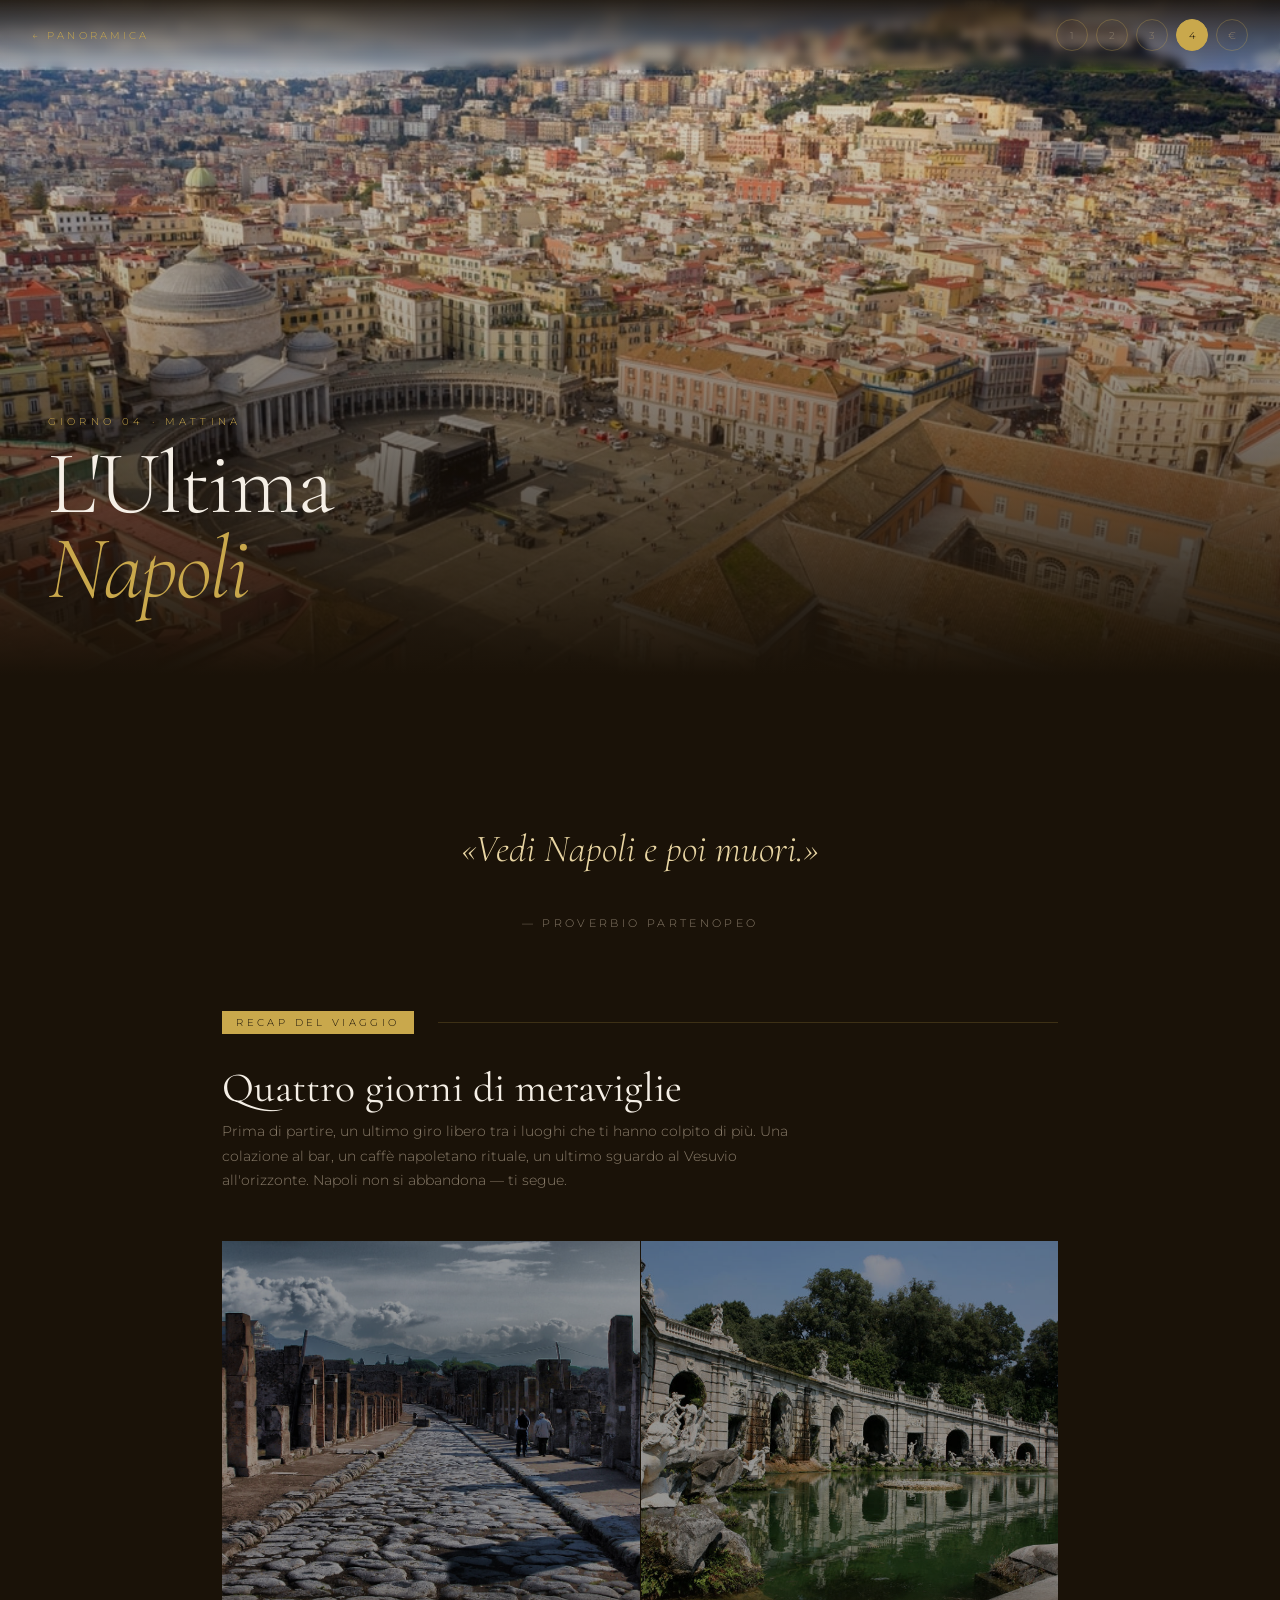
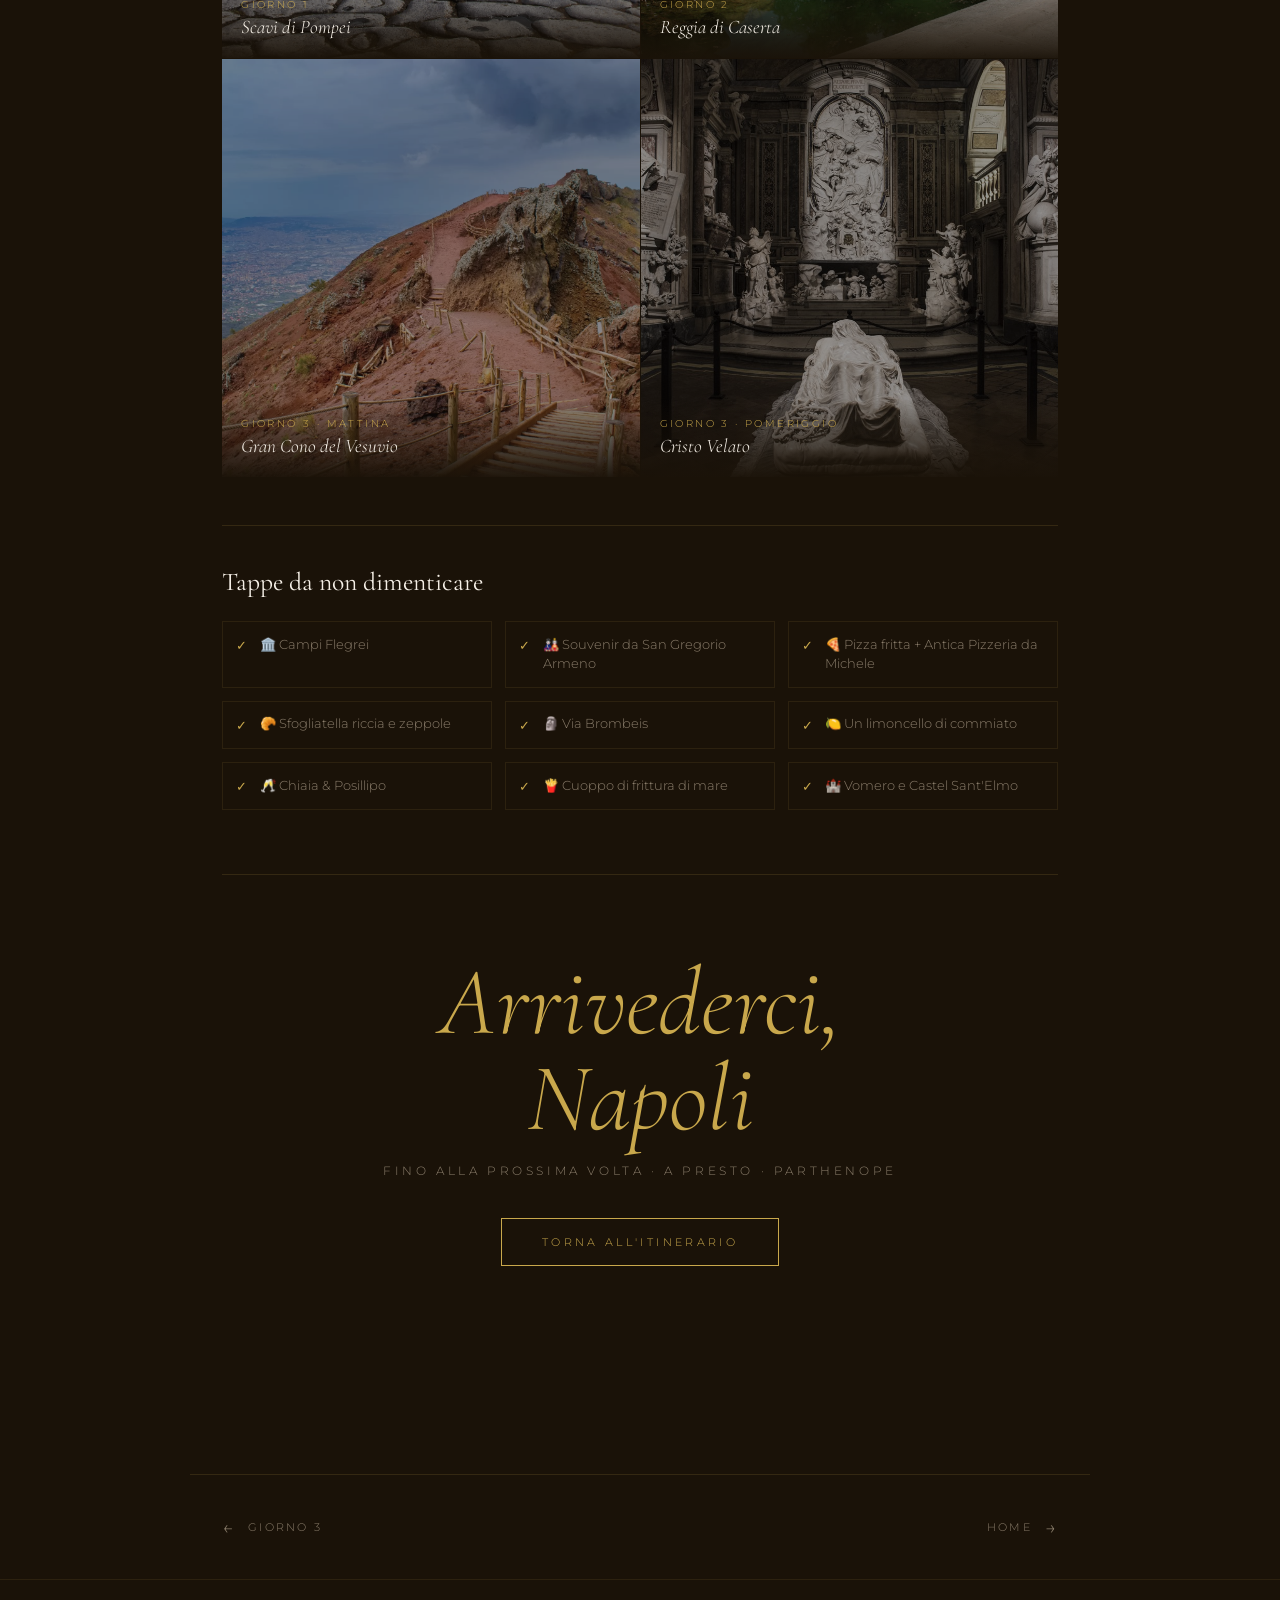
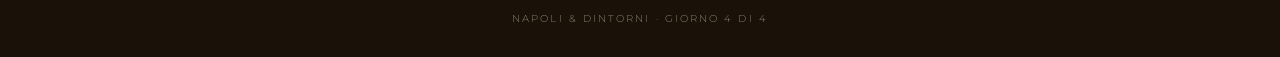
<file: files/giorno4.html>
<!DOCTYPE html>
<html lang="it">
<head>
<meta charset="UTF-8">
<meta name="viewport" content="width=device-width, initial-scale=1.0">
<title>Giorno 4 — Ultima Mattina · Napoli</title>
<link href="https://fonts.googleapis.com/css2?family=Cormorant+Garamond:ital,wght@0,300;0,400;0,600;1,300;1,400&family=Montserrat:wght@300;400;500;600&display=swap" rel="stylesheet">
<link rel="stylesheet" href="shared.css">
<style>
  .farewell-quote {
    text-align: center;
    padding: 5rem 2rem;
    max-width: 700px;
    margin: 0 auto;
  }

  .farewell-quote blockquote {
    font-family: 'Cormorant Garamond', serif;
    font-size: clamp(1.6rem, 3.5vw, 2.4rem);
    font-weight: 300;
    font-style: italic;
    color: var(--light-gold);
    line-height: 1.6;
    margin-bottom: 2rem;
  }

  .farewell-quote cite {
    font-size: 0.7rem;
    letter-spacing: 0.3em;
    text-transform: uppercase;
    color: var(--warm-gray);
    font-style: normal;
  }

  .recap-grid {
    display: grid;
    grid-template-columns: repeat(2, 1fr);
    gap: 1px;
    margin: 3rem 0;
  }

  .recap-item {
    position: relative;
    aspect-ratio: 1;
    overflow: hidden;
  }

  .recap-item img {
    width: 100%; height: 100%;
    object-fit: cover;
    filter: brightness(0.6) saturate(0.8);
    transition: filter 0.5s, transform 0.7s;
  }

  .recap-item:hover img {
    filter: brightness(0.4) saturate(1);
    transform: scale(1.05);
  }

  .recap-item-label {
    position: absolute;
    bottom: 0; left: 0; right: 0;
    padding: 1.2rem;
    background: linear-gradient(to top, rgba(26,18,8,0.95), transparent);
    font-family: 'Cormorant Garamond', serif;
    font-size: 1.2rem;
    font-style: italic;
    color: var(--cream);
  }

  .recap-item-label small {
    display: block;
    font-family: 'Montserrat', sans-serif;
    font-style: normal;
    font-size: 0.6rem;
    letter-spacing: 0.25em;
    text-transform: uppercase;
    color: var(--gold);
    margin-bottom: 0.3rem;
  }

  .checklist {
    margin-top: 3rem;
    border-top: 1px solid rgba(201,168,76,0.15);
    padding-top: 2.5rem;
  }

  .checklist h3 {
    font-family: 'Cormorant Garamond', serif;
    font-size: 1.6rem;
    font-weight: 400;
    margin-bottom: 1.5rem;
    color: var(--cream);
  }

  .checklist ul {
    list-style: none;
    display: grid;
    grid-template-columns: repeat(auto-fit, minmax(240px, 1fr));
    gap: 0.8rem;
  }

  .checklist li {
    display: flex;
    align-items: flex-start;
    gap: 0.8rem;
    font-size: 0.82rem;
    color: var(--warm-gray);
    line-height: 1.5;
    padding: 0.8rem;
    border: 1px solid rgba(201,168,76,0.1);
  }

  .checklist li::before {
    content: '✓';
    color: var(--gold);
    font-size: 0.8rem;
    flex-shrink: 0;
    margin-top: 0.1rem;
  }

  .arrivederci {
    text-align: center;
    padding: 5rem 2rem;
    border-top: 1px solid rgba(201,168,76,0.15);
    margin-top: 3rem;
  }

  .arrivederci h2 {
    font-family: 'Cormorant Garamond', serif;
    font-size: clamp(3rem, 8vw, 6rem);
    font-weight: 300;
    font-style: italic;
    color: var(--gold);
    margin-bottom: 1rem;
    line-height: 1;
  }

  .arrivederci p {
    font-size: 0.75rem;
    letter-spacing: 0.3em;
    text-transform: uppercase;
    color: var(--warm-gray);
  }

  .home-btn {
    display: inline-block;
    margin-top: 2.5rem;
    padding: 1rem 2.5rem;
    border: 1px solid var(--gold);
    color: var(--gold);
    text-decoration: none;
    font-size: 0.7rem;
    letter-spacing: 0.3em;
    text-transform: uppercase;
    transition: all 0.3s;
  }

  .home-btn:hover {
    background: var(--gold);
    color: var(--dark);
  }

  @media (max-width: 500px) {
    .recap-grid { grid-template-columns: 1fr; }
    .recap-item { aspect-ratio: 3/2; }
  }
</style>
</head>
<body>

<nav class="top-nav">
  <a href="index.html" class="nav-home">← Panoramica</a>
  <div class="nav-days">
    <a href="giorno1.html">1</a>
    <a href="giorno2.html">2</a>
    <a href="giorno3.html">3</a>
    <a href="giorno4.html" class="active">4</a>
    <a href="spese.html">€</a>
  </div>
</nav>

<section class="page-hero">
  <div class="page-hero-bg" style="background-image: url('../Foto/Napoli%204.jpg');"></div>
  <div class="page-hero-content">
    <span class="day-eyebrow">Giorno 04 · Mattina</span>
    <h1>L'Ultima<br><em>Napoli</em></h1>
  </div>
</section>

<main class="day-content">

  <div class="farewell-quote">
    <blockquote>«Vedi Napoli e poi muori.»</blockquote>
    <cite>— Proverbio Partenopeo</cite>
  </div>

  <section class="fascia">
    <div class="fascia-header">
      <span class="fascia-tag">Recap del Viaggio</span>
      <hr>
    </div>

    <h2>Quattro giorni di meraviglie</h2>
    <p class="fascia-desc">
      Prima di partire, un ultimo giro libero tra i luoghi che ti hanno colpito di più. Una colazione al bar, un caffè napoletano rituale, un ultimo sguardo al Vesuvio all'orizzonte. Napoli non si abbandona — ti segue.
    </p>

    <div class="recap-grid">
      <div class="recap-item">
        <img src="../Foto/Pompei1.jpg" alt="Pompei" loading="lazy">
        <div class="recap-item-label">
          <small>Giorno 1</small>
          Scavi di Pompei
        </div>
      </div>
      <div class="recap-item">
        <img src="../Foto/Reggia%20di%20Caserta%202.jpg" alt="Reggia di Caserta" loading="lazy">
        <div class="recap-item-label">
          <small>Giorno 2</small>
          Reggia di Caserta
        </div>
      </div>
      <div class="recap-item">
        <img src="../Foto/Vesuvio%202.webp" alt="Vesuvio" loading="lazy">
        <div class="recap-item-label">
          <small>Giorno 3 · Mattina</small>
          Gran Cono del Vesuvio
        </div>
      </div>
      <div class="recap-item">
        <img src="../Foto/Cristo%20velato%202.jpg" alt="Cristo Velato" loading="lazy">
        <div class="recap-item-label">
          <small>Giorno 3 · Pomeriggio</small>
          Cristo Velato
        </div>
      </div>
    </div>

    <div class="checklist">
      <h3>Tappe da non dimenticare</h3>
      <ul>
        <li>🏛️ Campi Flegrei</li>
        <li>🎎 Souvenir da San Gregorio Armeno</li>
        <li>🍕 Pizza fritta + Antica Pizzeria da Michele</li>
        <li>🥐 Sfogliatella riccia e zeppole</li>
        <li>🗿 Via Brombeis</li>
        <li>🍋 Un limoncello di commiato</li>
        <li>🥂 Chiaia & Posillipo</li>
        <li>🍟 Cuoppo di frittura di mare</li>
        <li>🏰 Vomero e Castel Sant'Elmo</li>
      </ul>
    </div>

  </section>

  <div class="arrivederci">
    <h2>Arrivederci,<br>Napoli</h2>
    <p>Fino alla prossima volta · A presto · Parthenope</p>
    <a href="index.html" class="home-btn">Torna all'Itinerario</a>
  </div>

</main>

<div class="bottom-nav">
  <a href="giorno3.html" class="prev">Giorno 3</a>
  <a href="index.html" class="next">Home</a>
</div>

<footer>
  <p>Napoli &amp; Dintorni · Giorno 4 di 4</p>
</footer>

</body>
</html>
</file>
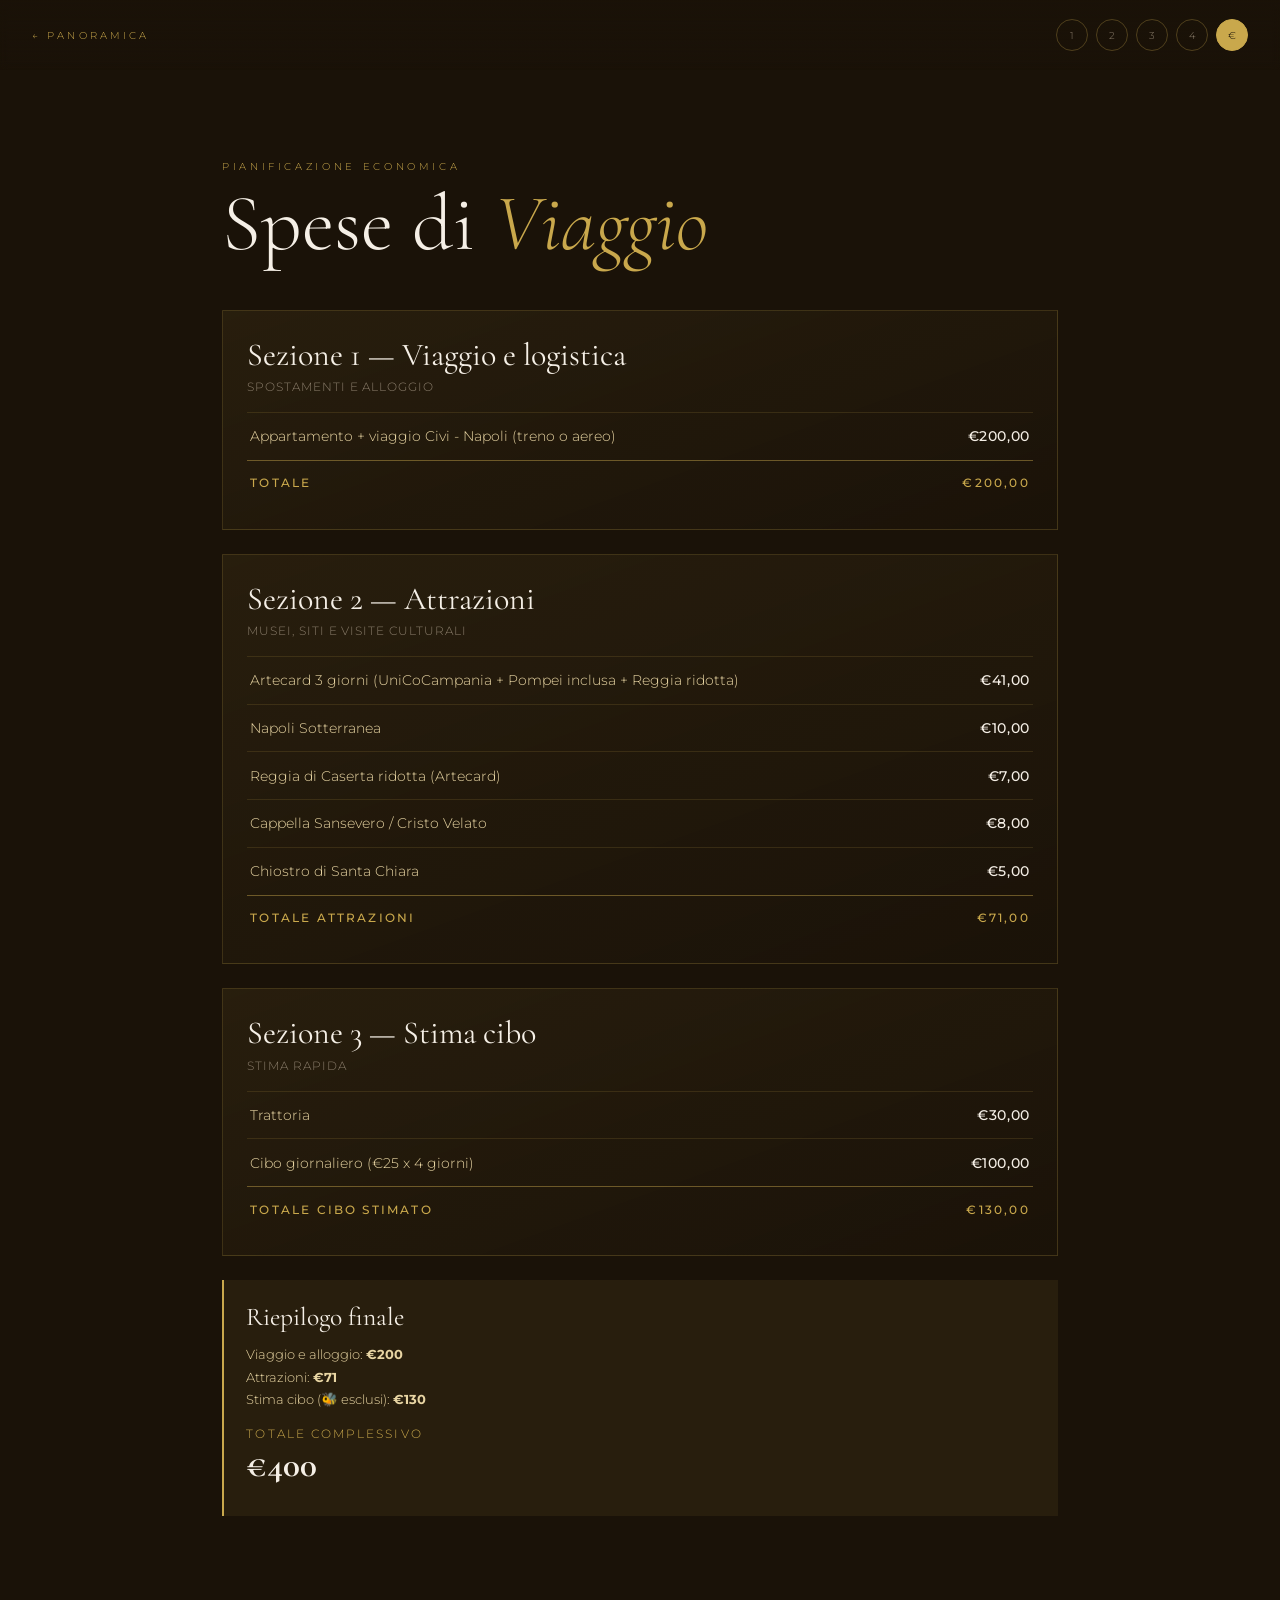
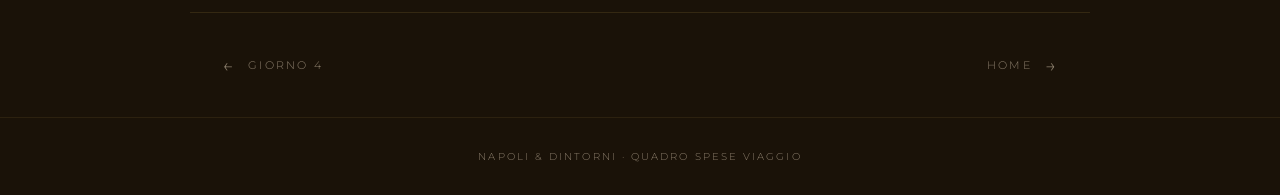
<file: files/spese.html>
<!DOCTYPE html>
<html lang="it">
<head>
<meta charset="UTF-8">
<meta name="viewport" content="width=device-width, initial-scale=1.0">
<title>Spese — Napoli &amp; Dintorni</title>
<link href="https://fonts.googleapis.com/css2?family=Cormorant+Garamond:ital,wght@0,300;0,400;0,600;1,300;1,400&family=Montserrat:wght@300;400;500;600&display=swap" rel="stylesheet">
<link rel="stylesheet" href="shared.css">
<style>
  .spese-hero {
    padding: 10rem 2rem 3rem;
    max-width: 900px;
    margin: 0 auto;
  }

  .spese-hero p {
    font-size: 0.65rem;
    letter-spacing: 0.35em;
    text-transform: uppercase;
    color: var(--gold);
    margin-bottom: 0.8rem;
  }

  .spese-hero h1 {
    font-family: 'Cormorant Garamond', serif;
    font-size: clamp(2.4rem, 7vw, 5rem);
    font-weight: 300;
    line-height: 0.95;
  }

  .spese-hero h1 em {
    font-style: italic;
    color: var(--gold);
  }

  .spese-grid {
    max-width: 900px;
    margin: 0 auto;
    padding: 0 2rem 6rem;
    display: grid;
    gap: 1.5rem;
  }

  .expense-card {
    border: 1px solid rgba(201,168,76,0.2);
    background: linear-gradient(160deg, rgba(201,168,76,0.08), rgba(26,18,8,0.35));
    padding: 1.5rem;
  }

  .expense-card h2 {
    font-family: 'Cormorant Garamond', serif;
    font-size: 2rem;
    font-weight: 400;
    margin-bottom: 0.35rem;
  }

  .expense-card .section-note {
    color: var(--warm-gray);
    font-size: 0.75rem;
    letter-spacing: 0.08em;
    text-transform: uppercase;
    margin-bottom: 1.1rem;
  }

  .expense-table {
    width: 100%;
    border-collapse: collapse;
  }

  .expense-table td {
    border-top: 1px solid rgba(201,168,76,0.15);
    padding: 0.9rem 0.2rem;
    font-size: 0.9rem;
    color: var(--light-gold);
  }

  .expense-table td:last-child {
    text-align: right;
    color: var(--cream);
    font-weight: 500;
    letter-spacing: 0.04em;
    white-space: nowrap;
  }

  .expense-table tr.total-row td {
    border-top: 1px solid rgba(201,168,76,0.45);
    color: var(--gold);
    font-weight: 500;
    text-transform: uppercase;
    font-size: 0.76rem;
    letter-spacing: 0.18em;
  }

  .expense-table tr.blank td:last-child {
    color: rgba(245,239,230,0.45);
    letter-spacing: 0.12em;
  }

  .summary-box {
    border-left: 2px solid var(--gold);
    background: rgba(201,168,76,0.08);
    padding: 1.3rem 1.4rem;
  }

  .summary-box h3 {
    font-family: 'Cormorant Garamond', serif;
    font-size: 1.6rem;
    font-weight: 400;
    margin-bottom: 0.7rem;
  }

  .summary-box p {
    color: var(--light-gold);
    font-size: 0.83rem;
    line-height: 1.7;
  }

  .summary-box .grand-total {
    display: block;
    margin: 1rem 0 0.6rem;
    color: var(--gold);
    letter-spacing: 0.18em;
    text-transform: uppercase;
    font-size: 0.72rem;
  }

  .summary-box .grand-total strong {
    display: block;
    font-family: 'Cormorant Garamond', serif;
    font-size: 2.2rem;
    letter-spacing: 0;
    text-transform: none;
    color: var(--cream);
    margin-top: 0.15rem;
  }

  @media (max-width: 600px) {
    .spese-hero { padding: 8rem 1.2rem 2rem; }
    .spese-grid { padding: 0 1.2rem 4.5rem; }
    .expense-card { padding: 1.2rem; }
  }
</style>
</head>
<body>

<nav class="top-nav">
  <a href="index.html" class="nav-home">← Panoramica</a>
  <div class="nav-days">
    <a href="giorno1.html">1</a>
    <a href="giorno2.html">2</a>
    <a href="giorno3.html">3</a>
    <a href="giorno4.html">4</a>
    <a href="spese.html" class="active">€</a>
  </div>
</nav>

<header class="spese-hero">
  <p>Pianificazione economica</p>
  <h1>Spese di <em>Viaggio</em></h1>
</header>

<main class="spese-grid">
  <section class="expense-card">
    <h2>Sezione 1 — Viaggio e logistica</h2>
    <p class="section-note">Spostamenti e Alloggio</p>
    <table class="expense-table">
      <tr>
        <td>Appartamento + viaggio Civi - Napoli (treno o aereo)</td>
        <td>€200,00</td>
      </tr>
      <tr class="total-row">
        <td>Totale</td>
        <td>€200,00</td>
      </tr>
    </table>
  </section>

  <section class="expense-card">
    <h2>Sezione 2 — Attrazioni</h2>
    <p class="section-note">Musei, siti e visite culturali</p>
    <table class="expense-table">
      <tr>
        <td>Artecard 3 giorni (UniCoCampania + Pompei inclusa + Reggia ridotta)</td>
        <td>€41,00</td>
      </tr>
      <tr>
        <td>Napoli Sotterranea</td>
        <td>€10,00</td>
      </tr>
      <tr>
        <td>Reggia di Caserta ridotta (Artecard)</td>
        <td>€7,00</td>
      </tr>
      <tr>
        <td>Cappella Sansevero / Cristo Velato</td>
        <td>€8,00</td>
      </tr>
      <tr>
        <td>Chiostro di Santa Chiara</td>
        <td>€5,00</td>
      </tr>
      <tr class="total-row">
        <td>Totale attrazioni</td>
        <td>€71,00</td>
      </tr>
    </table>
  </section>

  <section class="expense-card">
    <h2>Sezione 3 — Stima cibo</h2>
    <p class="section-note">Stima rapida</p>
    <table class="expense-table">
      <tr>
        <td>Trattoria</td>
        <td>€30,00</td>
      </tr>
      <tr>
        <td>Cibo giornaliero (€25 x 4 giorni)</td>
        <td>€100,00</td>
      </tr>
      <tr class="total-row">
        <td>Totale cibo stimato</td>
        <td>€130,00</td>
      </tr>
    </table>
  </section>

  <aside class="summary-box">
    <h3>Riepilogo finale</h3>
    <p>Viaggio e alloggio: <strong>€200</strong><br>Attrazioni: <strong>€71</strong><br>Stima cibo (🐝 esclusi): <strong>€130</strong></p>
    <span class="grand-total">Totale complessivo<strong>€400</strong></span>
  </aside>
</main>

<div class="bottom-nav">
  <a href="giorno4.html" class="prev">Giorno 4</a>
  <a href="index.html" class="next">Home</a>
</div>

<footer>
  <p>Napoli &amp; Dintorni · Quadro spese viaggio</p>
</footer>

</body>
</html>
</file>
<file: files/shared.css>
/* shared.css — Napoli Viaggio */
:root {
  --cream: #F5EFE6;
  --dark: #1A1208;
  --gold: #C9A84C;
  --rust: #B85C30;
  --warm-gray: #8A7D6B;
  --light-gold: #E8D5A3;
}

* { margin: 0; padding: 0; box-sizing: border-box; }

body {
  background: var(--dark);
  color: var(--cream);
  font-family: 'Montserrat', sans-serif;
  font-weight: 300;
  overflow-x: hidden;
}

/* NAV */
.top-nav {
  position: fixed;
  top: 0; left: 0; right: 0;
  z-index: 100;
  display: flex;
  align-items: center;
  justify-content: space-between;
  padding: 1.2rem 2rem;
  background: linear-gradient(to bottom, rgba(26,18,8,0.9), transparent);
  backdrop-filter: blur(4px);
}

.nav-home {
  font-size: 0.65rem;
  letter-spacing: 0.3em;
  text-transform: uppercase;
  color: var(--gold);
  text-decoration: none;
  transition: opacity 0.3s;
}
.nav-home:hover { opacity: 0.7; }

.nav-days {
  display: flex;
  gap: 0.5rem;
}

.nav-days a {
  width: 32px; height: 32px;
  border: 1px solid rgba(201,168,76,0.3);
  border-radius: 50%;
  display: flex; align-items: center; justify-content: center;
  font-size: 0.65rem;
  color: var(--warm-gray);
  text-decoration: none;
  transition: all 0.3s;
}

.nav-days a.active {
  background: var(--gold);
  border-color: var(--gold);
  color: var(--dark);
}

.nav-days a:hover:not(.active) {
  border-color: var(--gold);
  color: var(--gold);
}

/* PAGE HERO */
.page-hero {
  position: relative;
  height: 75vh;
  min-height: 400px;
  display: flex;
  align-items: flex-end;
  padding: 4rem 3rem;
  overflow: hidden;
}

.page-hero-bg {
  position: absolute; inset: 0;
  background-size: cover;
  background-position: center;
  transform: scale(1.05);
  animation: heroZoom 10s ease-out forwards;
}

@keyframes heroZoom {
  from { transform: scale(1.05); }
  to   { transform: scale(1.0); }
}

.page-hero-bg::after {
  content: '';
  position: absolute; inset: 0;
  background: linear-gradient(to top, rgba(26,18,8,1) 0%, rgba(26,18,8,0.4) 50%, rgba(26,18,8,0.1) 100%);
}

.page-hero-content {
  position: relative;
  z-index: 2;
  animation: fadeUp 0.9s ease-out 0.2s both;
}

@keyframes fadeUp {
  from { opacity: 0; transform: translateY(30px); }
  to   { opacity: 1; transform: translateY(0); }
}

.day-eyebrow {
  font-size: 0.65rem;
  letter-spacing: 0.4em;
  color: var(--gold);
  text-transform: uppercase;
  margin-bottom: 0.8rem;
  display: block;
}

.page-hero h1 {
  font-family: 'Cormorant Garamond', serif;
  font-size: clamp(2.8rem, 7vw, 6rem);
  font-weight: 300;
  line-height: 0.95;
  letter-spacing: -0.02em;
}

.page-hero h1 em {
  font-style: italic;
  color: var(--gold);
}

/* CONTENT */
.day-content {
  max-width: 900px;
  margin: 0 auto;
  padding: 4rem 2rem 8rem;
}

/* FASCIA ORARIO */
.fascia {
  margin-bottom: 4rem;
}

.fascia-header {
  display: flex;
  align-items: center;
  gap: 1.5rem;
  margin-bottom: 2rem;
}

.fascia-tag {
  font-size: 0.6rem;
  letter-spacing: 0.35em;
  text-transform: uppercase;
  color: var(--dark);
  background: var(--gold);
  padding: 0.35rem 0.9rem;
  flex-shrink: 0;
}

.fascia-header hr {
  flex: 1;
  border: none;
  border-top: 1px solid rgba(201,168,76,0.2);
}

.fascia h2 {
  font-family: 'Cormorant Garamond', serif;
  font-size: clamp(1.8rem, 4vw, 2.6rem);
  font-weight: 400;
  line-height: 1.1;
  margin-bottom: 0.5rem;
  color: var(--cream);
}

.fascia-desc {
  color: var(--warm-gray);
  font-size: 0.85rem;
  line-height: 1.8;
  max-width: 600px;
  margin-bottom: 1.5rem;
}

.fascia-desc-wide {
  max-width: 900px;
}

/* LOCATION CARDS */
.locations {
  display: grid;
  grid-template-columns: repeat(auto-fit, minmax(260px, 1fr));
  gap: 1px;
  margin-top: 1.5rem;
}

.loc-card {
  position: relative;
  overflow: hidden;
  aspect-ratio: 4/3;
}

.loc-card img {
  width: 100%; height: 100%;
  object-fit: cover;
  filter: brightness(0.75);
  transition: transform 0.7s ease, filter 0.5s ease;
}

.loc-card:hover img {
  transform: scale(1.05);
  filter: brightness(0.55);
}

.loc-card-info {
  position: absolute;
  bottom: 0; left: 0; right: 0;
  padding: 1.5rem;
  background: linear-gradient(to top, rgba(26,18,8,0.95), transparent);
}

.loc-name {
  font-family: 'Cormorant Garamond', serif;
  font-size: 1.4rem;
  font-weight: 400;
  color: var(--cream);
  display: block;
}

.loc-detail {
  font-size: 0.65rem;
  letter-spacing: 0.2em;
  text-transform: uppercase;
  color: var(--gold);
  margin-top: 0.2rem;
  display: block;
}

/* INFO BOX */
.info-box {
  border-left: 2px solid var(--gold);
  padding: 1rem 1.5rem;
  background: rgba(201,168,76,0.07);
  margin-top: 1.5rem;
  font-size: 0.8rem;
  color: var(--light-gold);
  line-height: 1.8;
}

.info-box strong {
  color: var(--gold);
  font-weight: 500;
  letter-spacing: 0.05em;
}

/* BOTTOM NAV */
.bottom-nav {
  display: flex;
  justify-content: space-between;
  align-items: center;
  border-top: 1px solid rgba(201,168,76,0.15);
  padding: 2.5rem 2rem;
  max-width: 900px;
  margin: 0 auto;
}

.bottom-nav a {
  display: flex;
  align-items: center;
  gap: 0.8rem;
  text-decoration: none;
  font-size: 0.7rem;
  letter-spacing: 0.2em;
  text-transform: uppercase;
  color: var(--warm-gray);
  transition: color 0.3s;
}

.bottom-nav a:hover { color: var(--gold); }

.bottom-nav a.prev::before { content: '←'; font-size: 1.2rem; }
.bottom-nav a.next::after  { content: '→'; font-size: 1.2rem; }

footer {
  border-top: 1px solid rgba(201,168,76,0.1);
  padding: 2rem;
  text-align: center;
  color: var(--warm-gray);
  font-size: 0.65rem;
  letter-spacing: 0.2em;
  text-transform: uppercase;
}

@media (max-width: 600px) {
  .page-hero { padding: 2rem 1.5rem; }
  .day-content { padding: 2.5rem 1.2rem 5rem; }
  .top-nav { padding: 1rem 1.2rem; }
}
</file>
